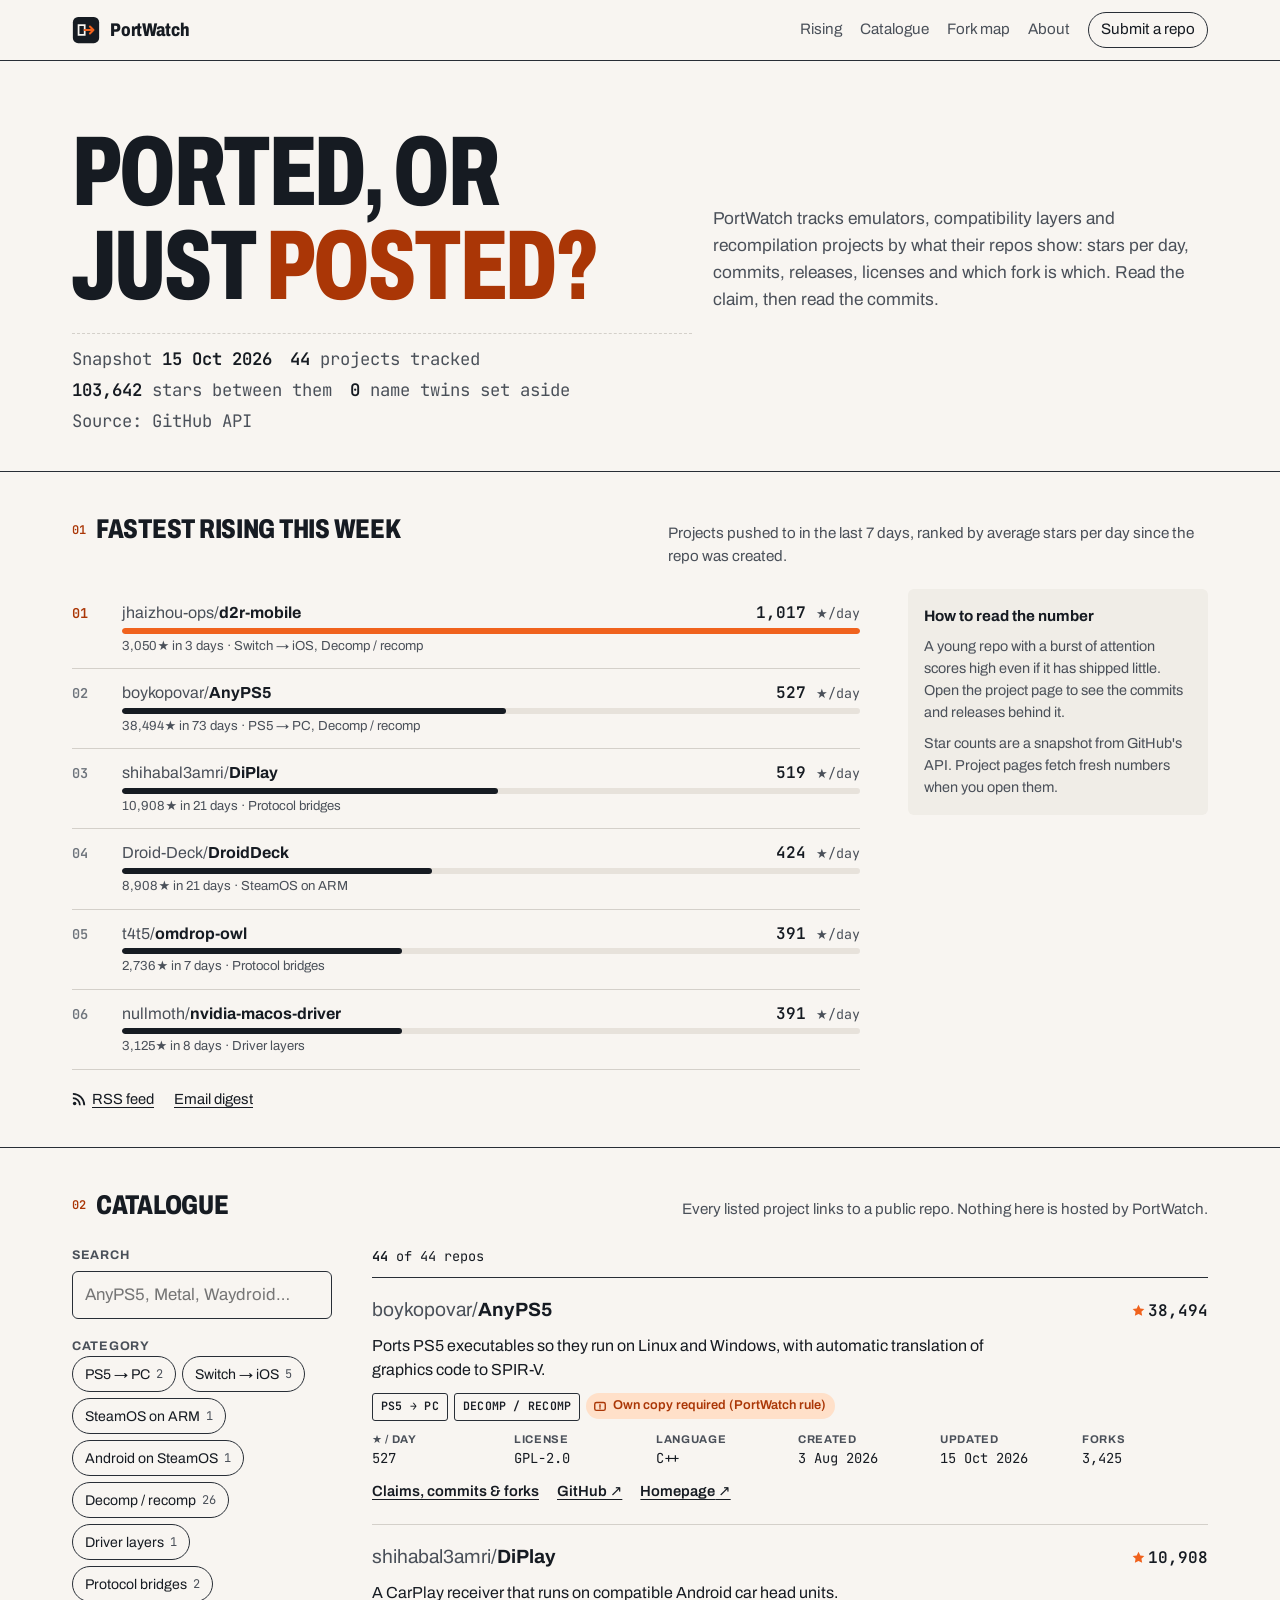
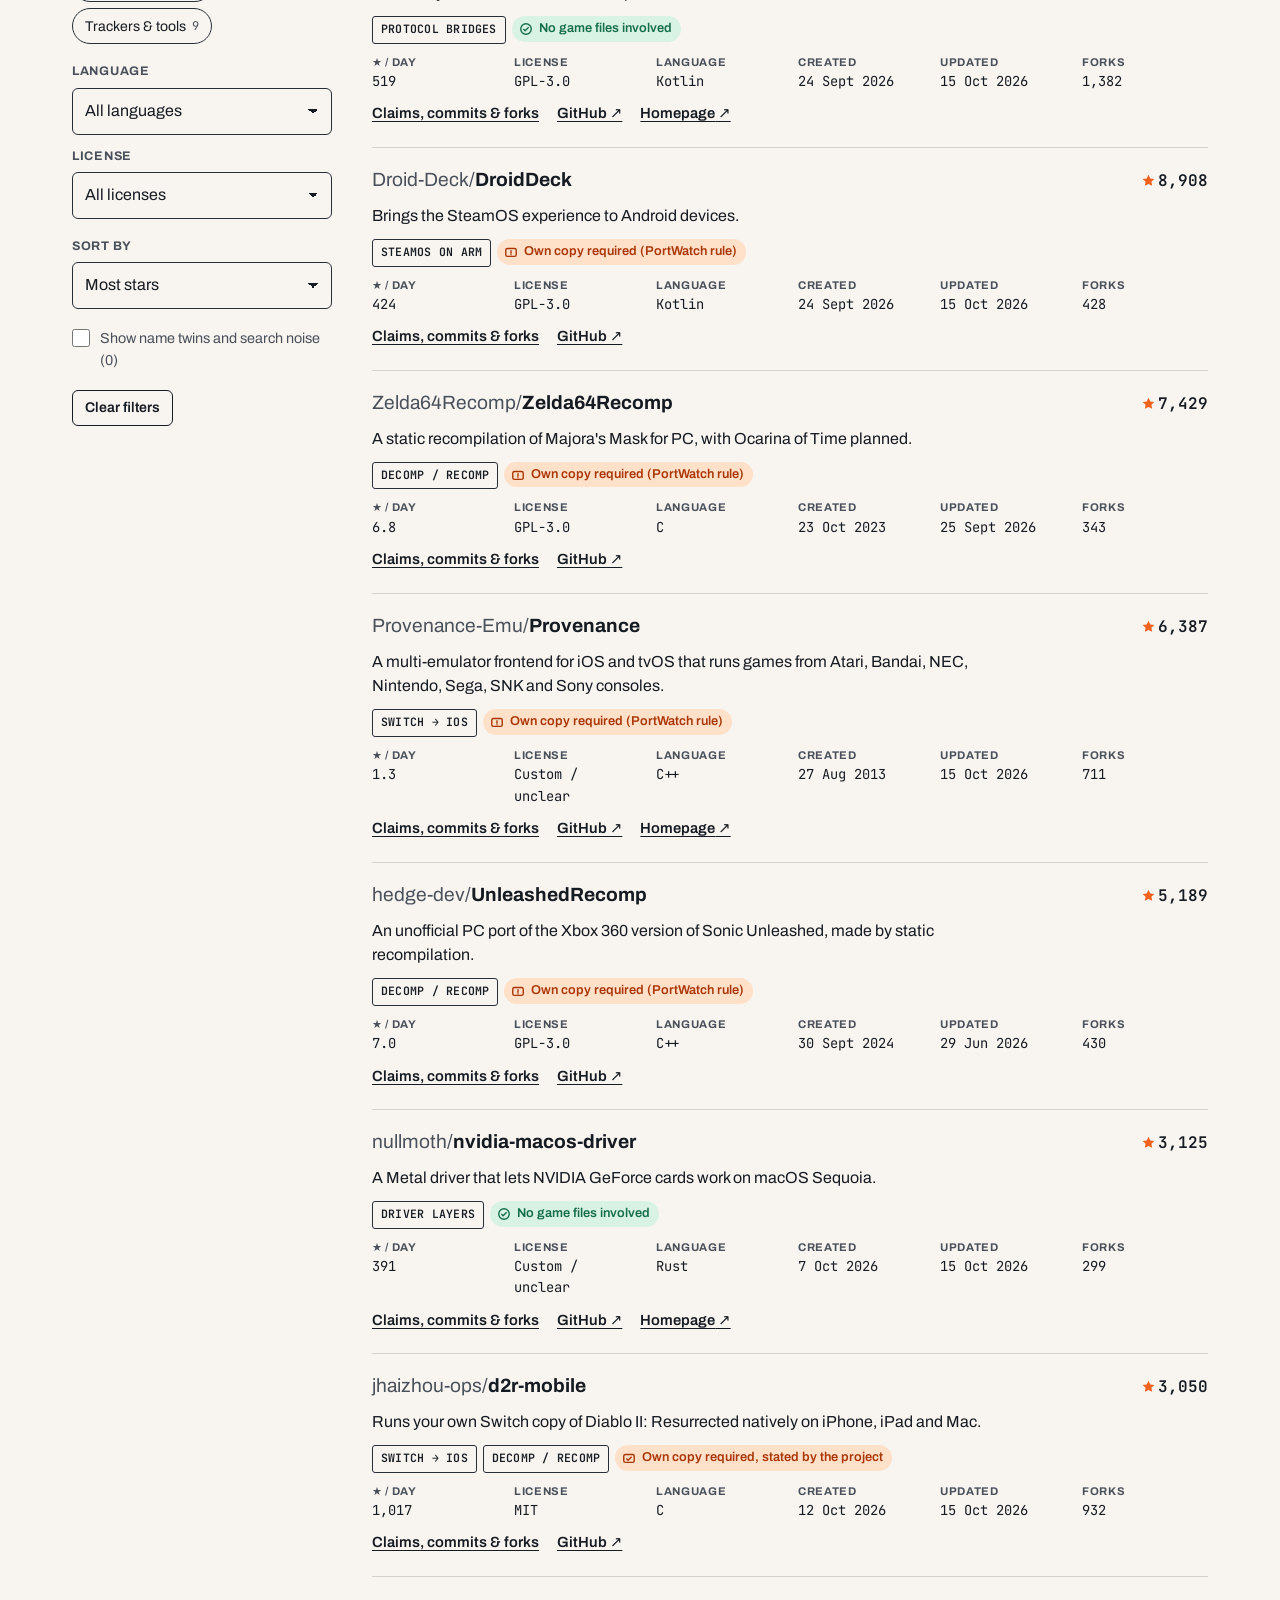
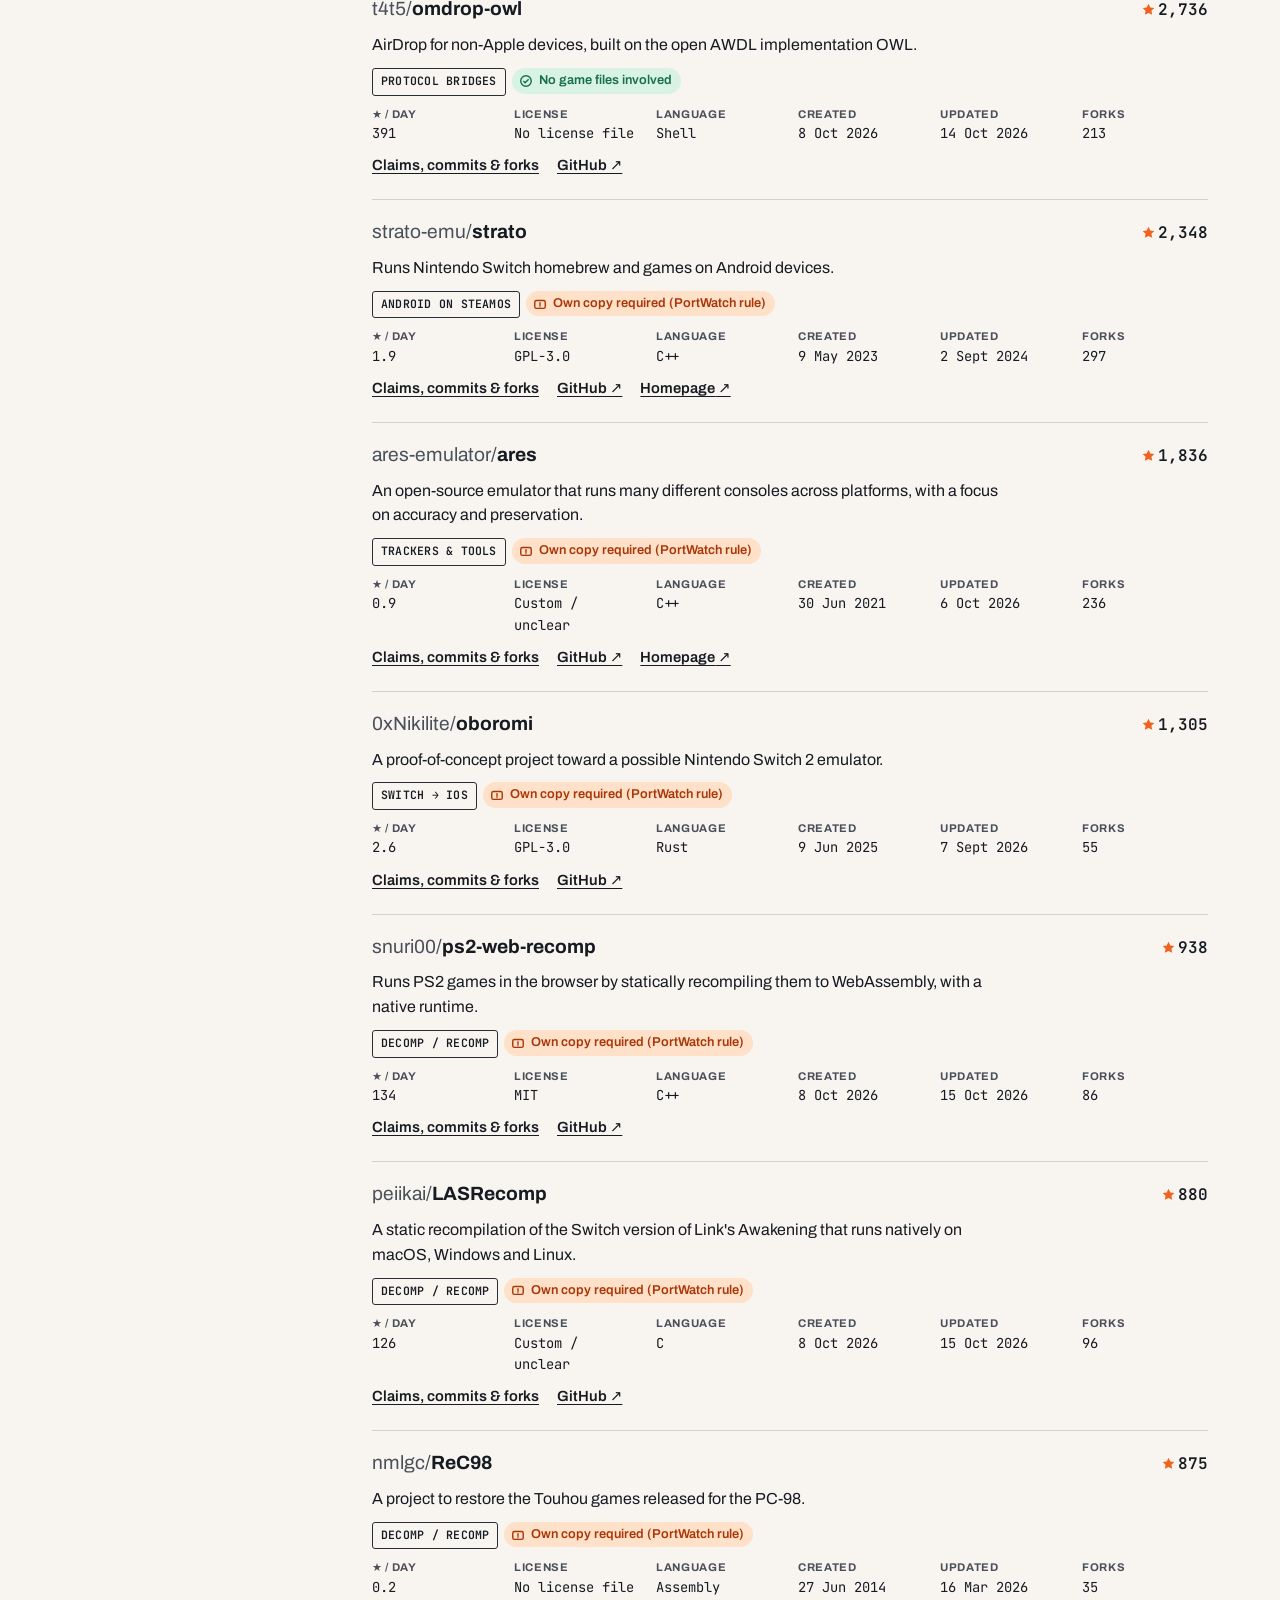
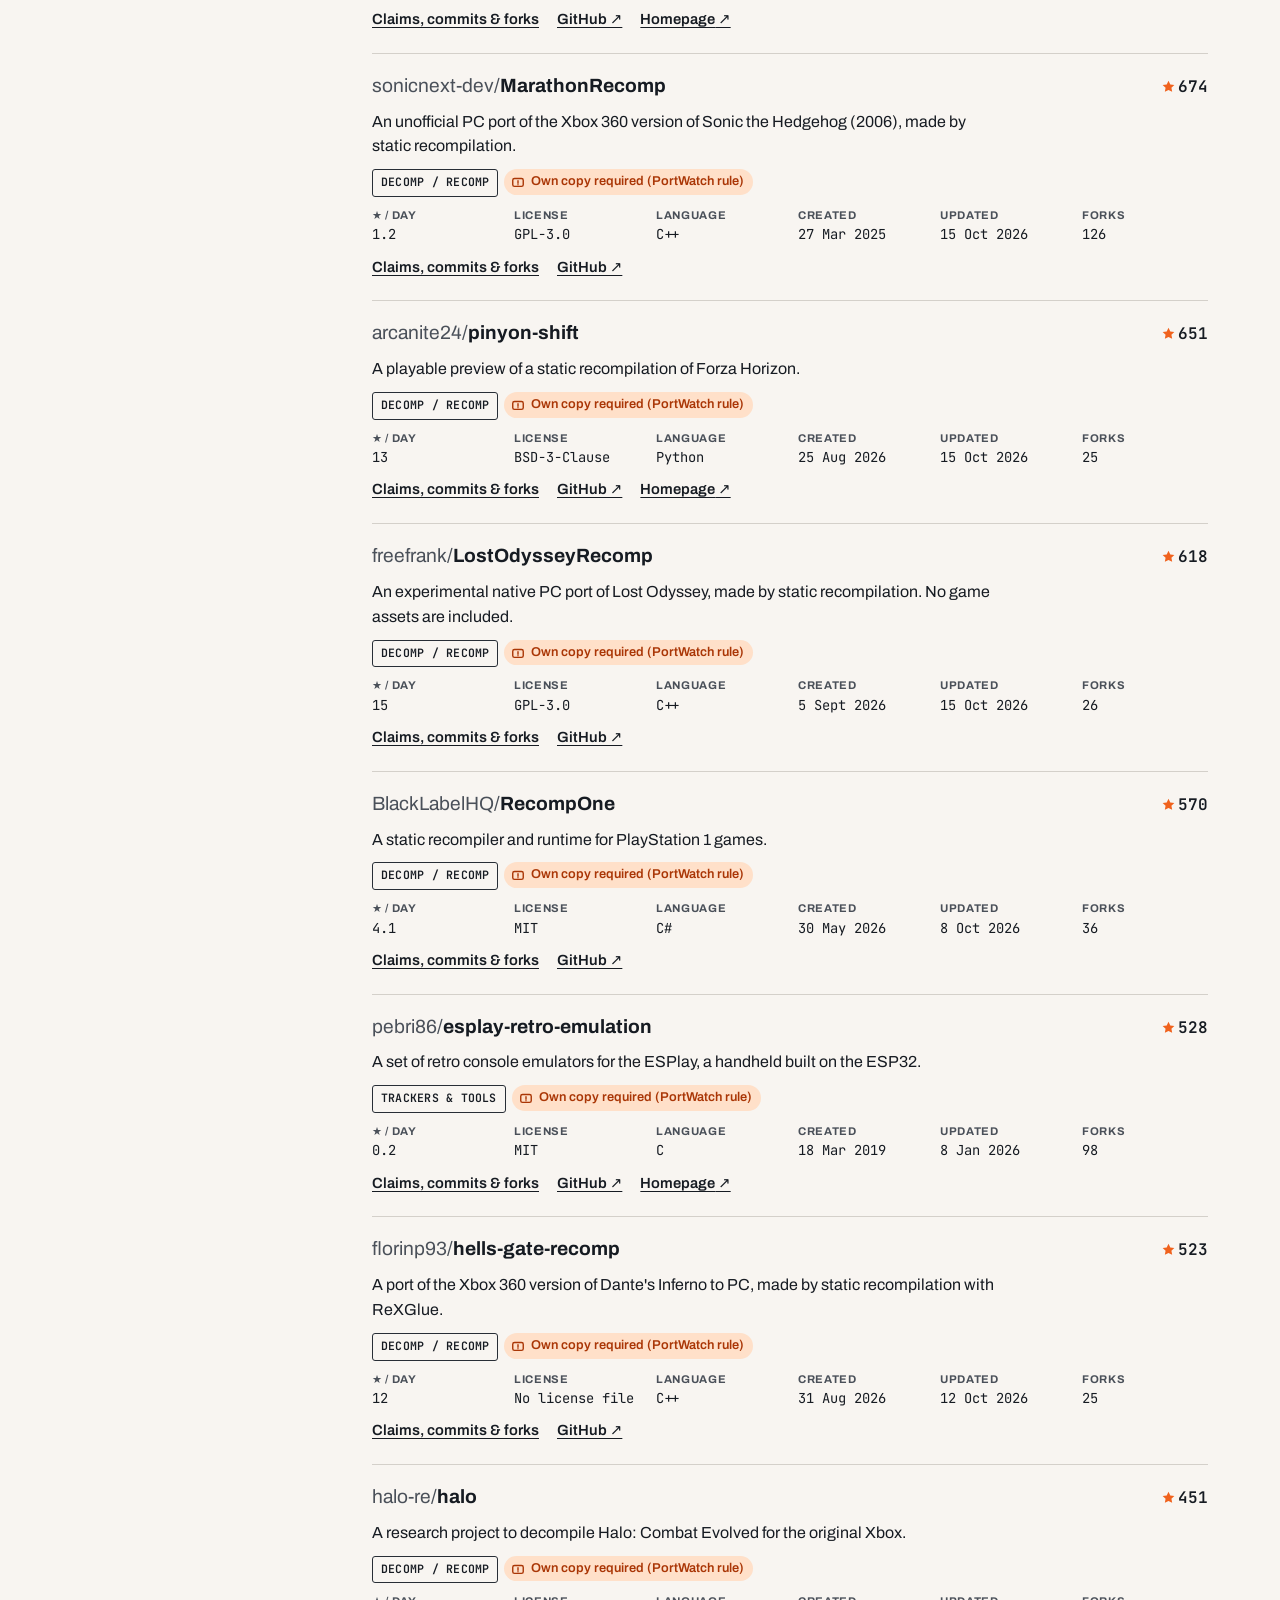
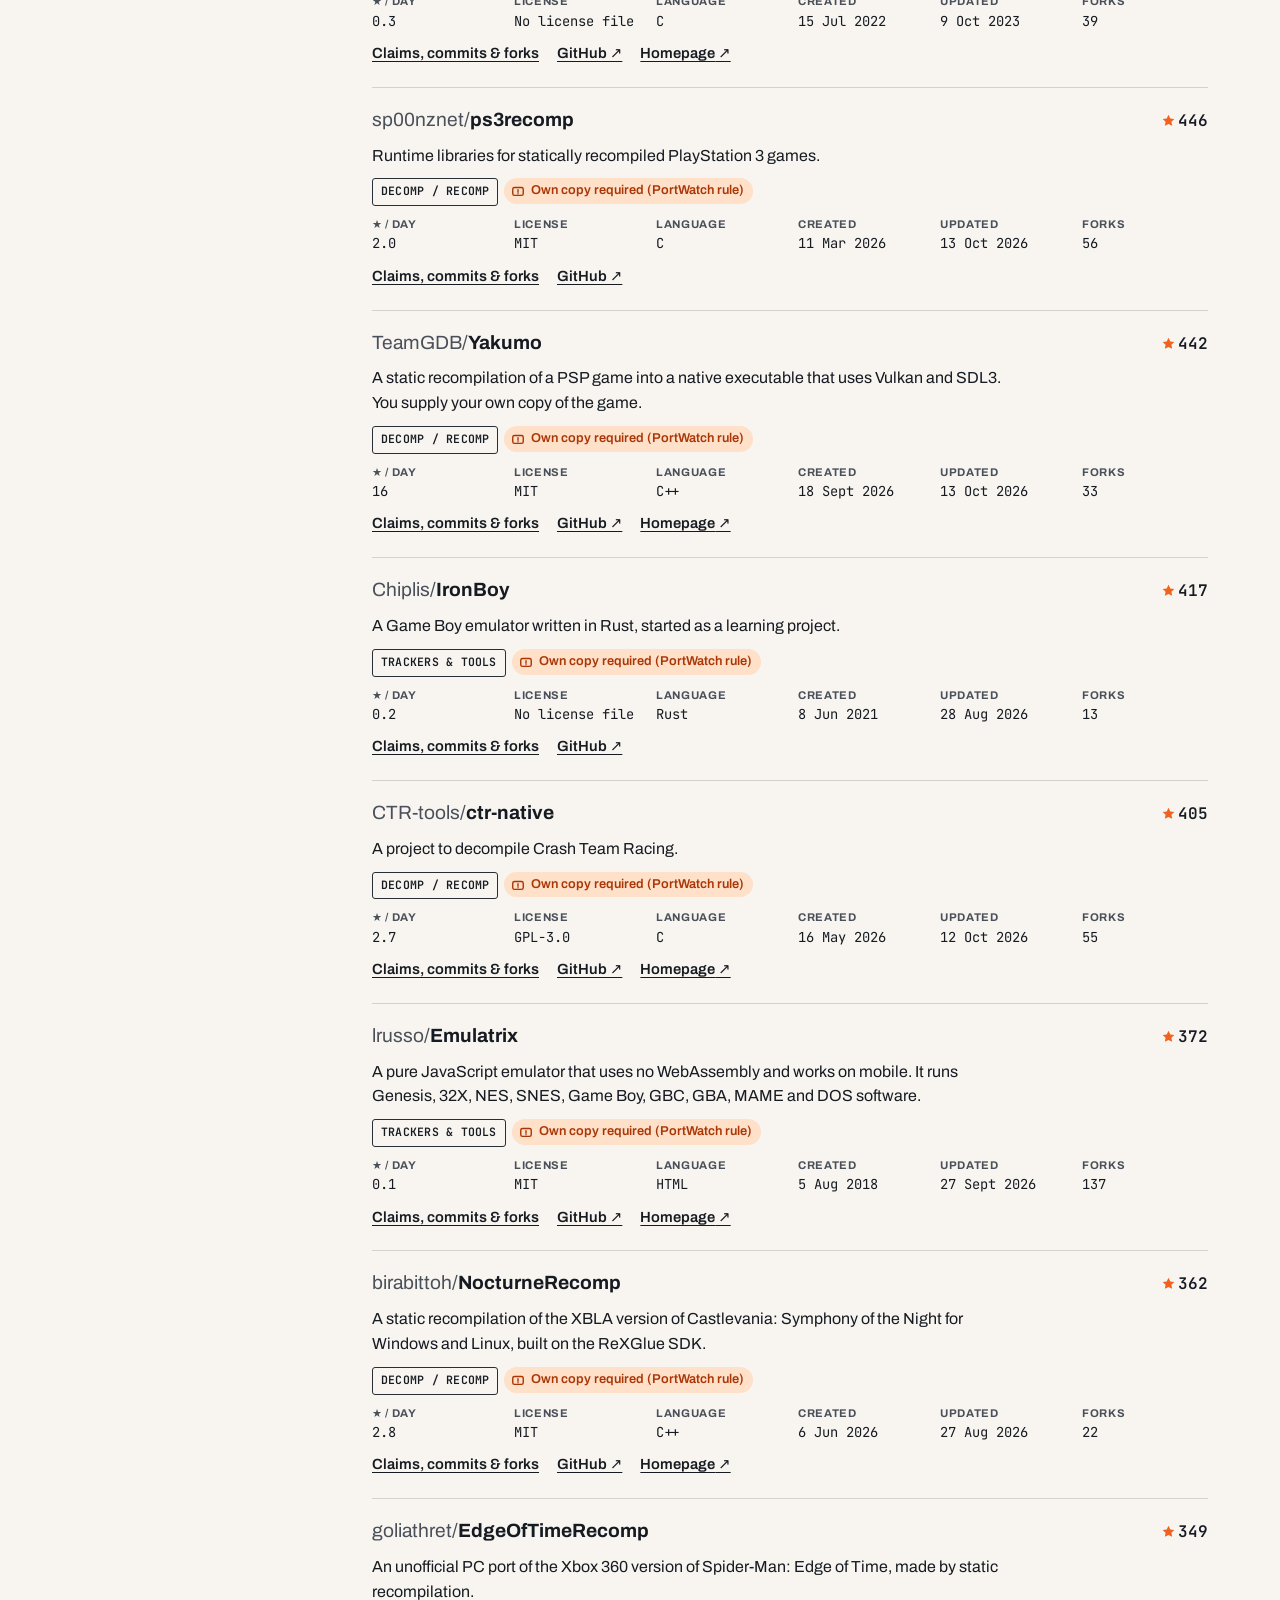
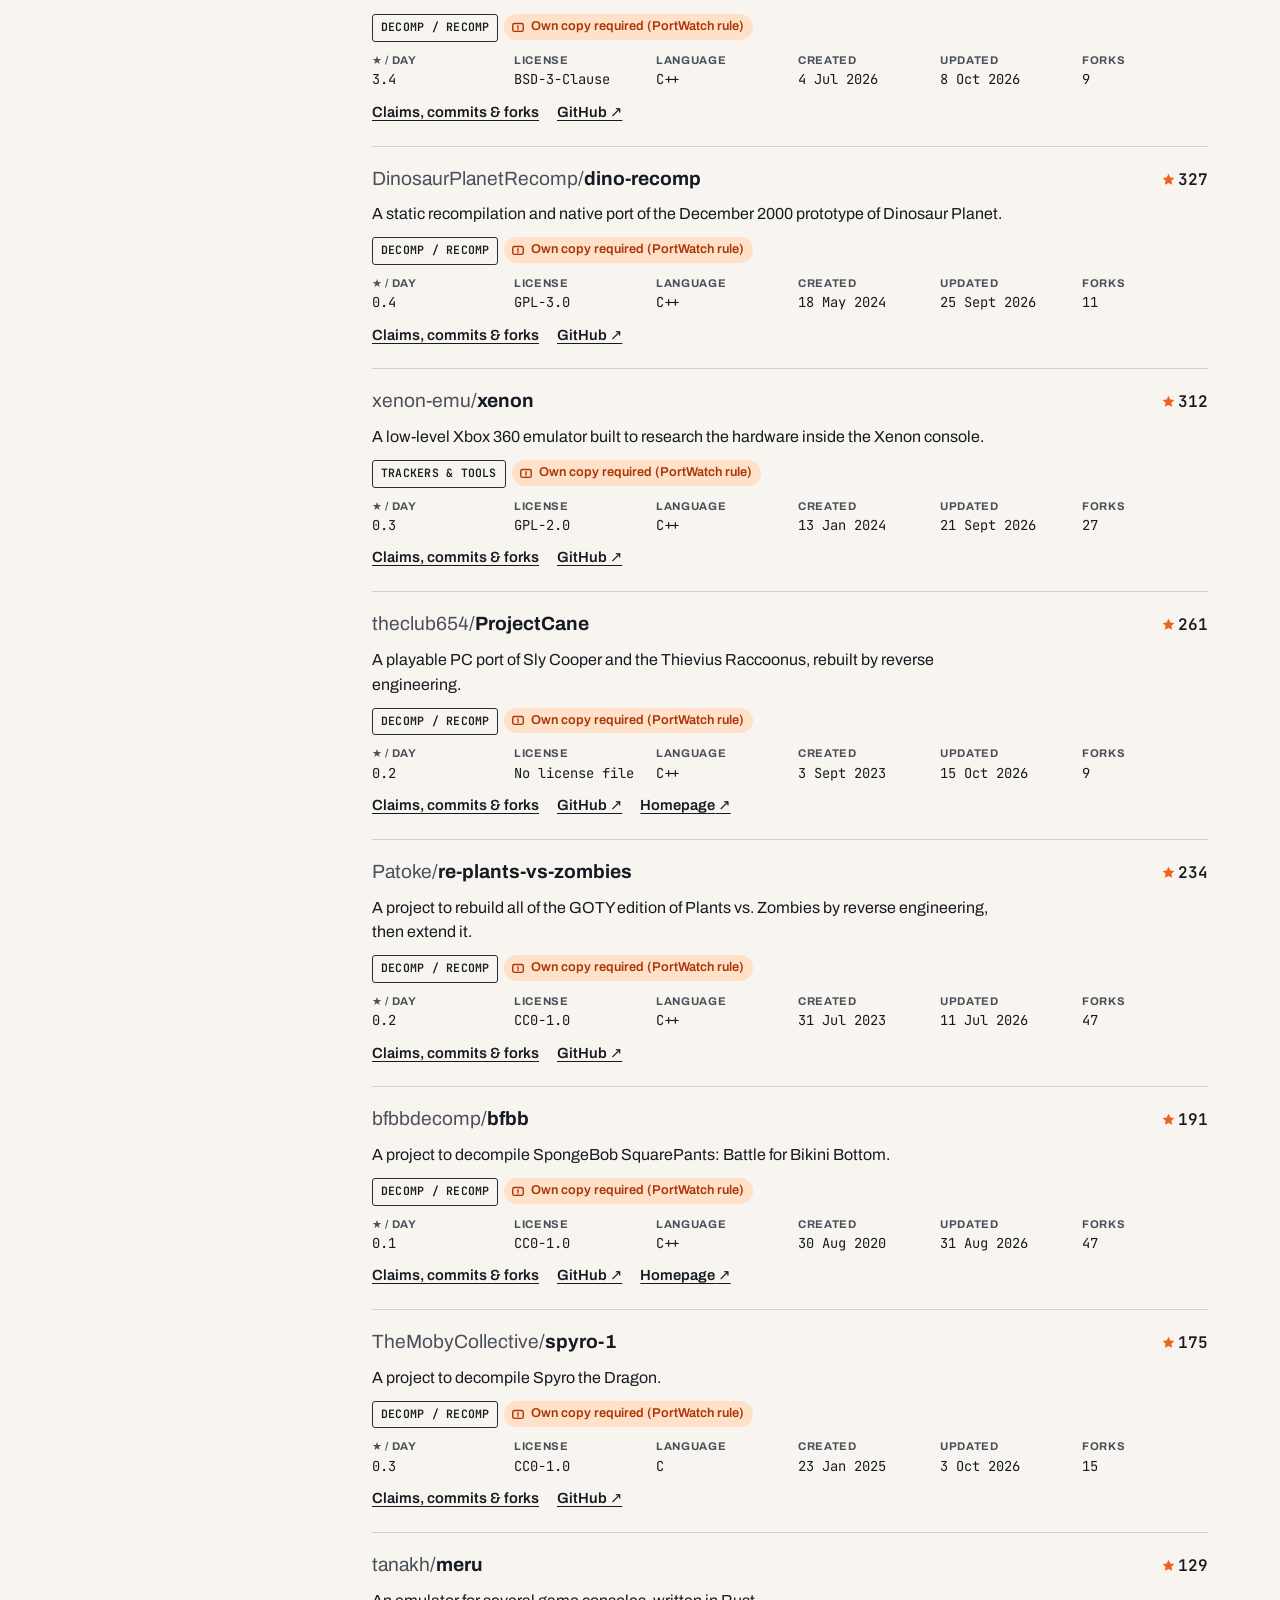
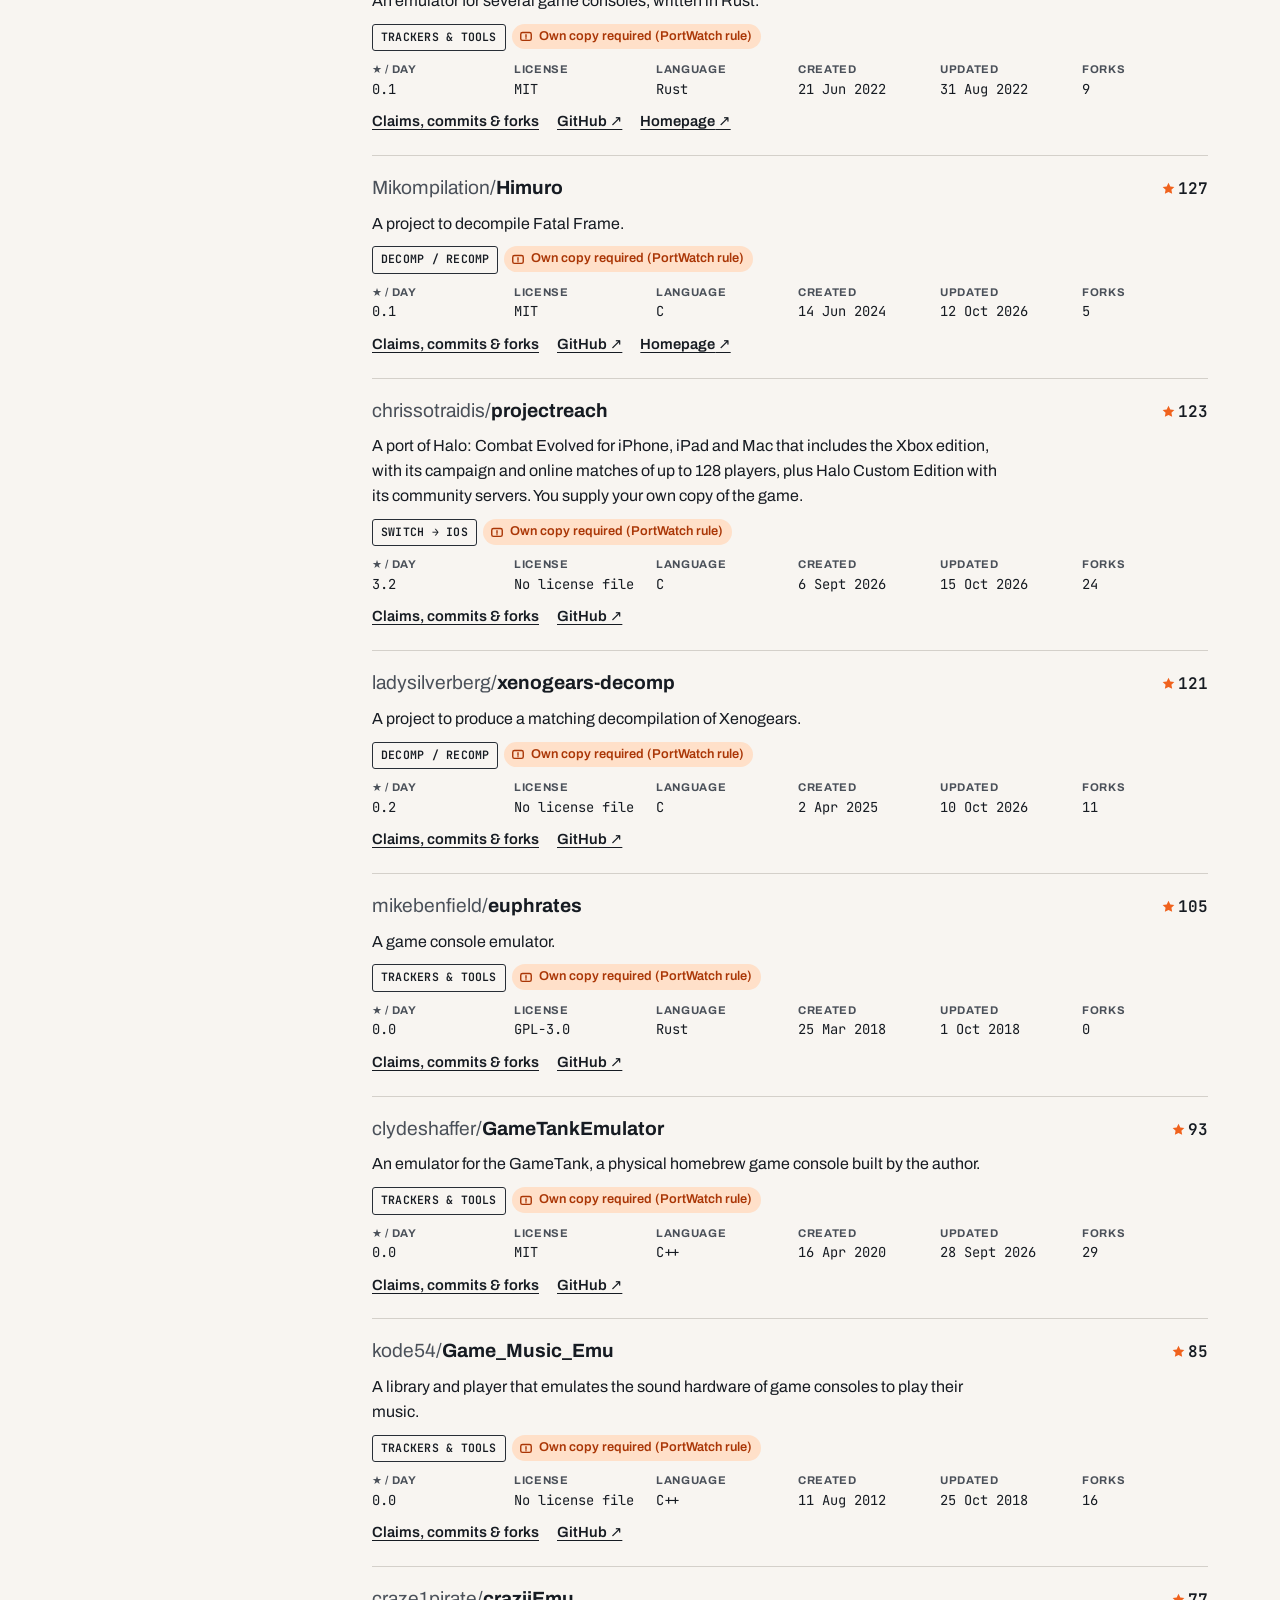
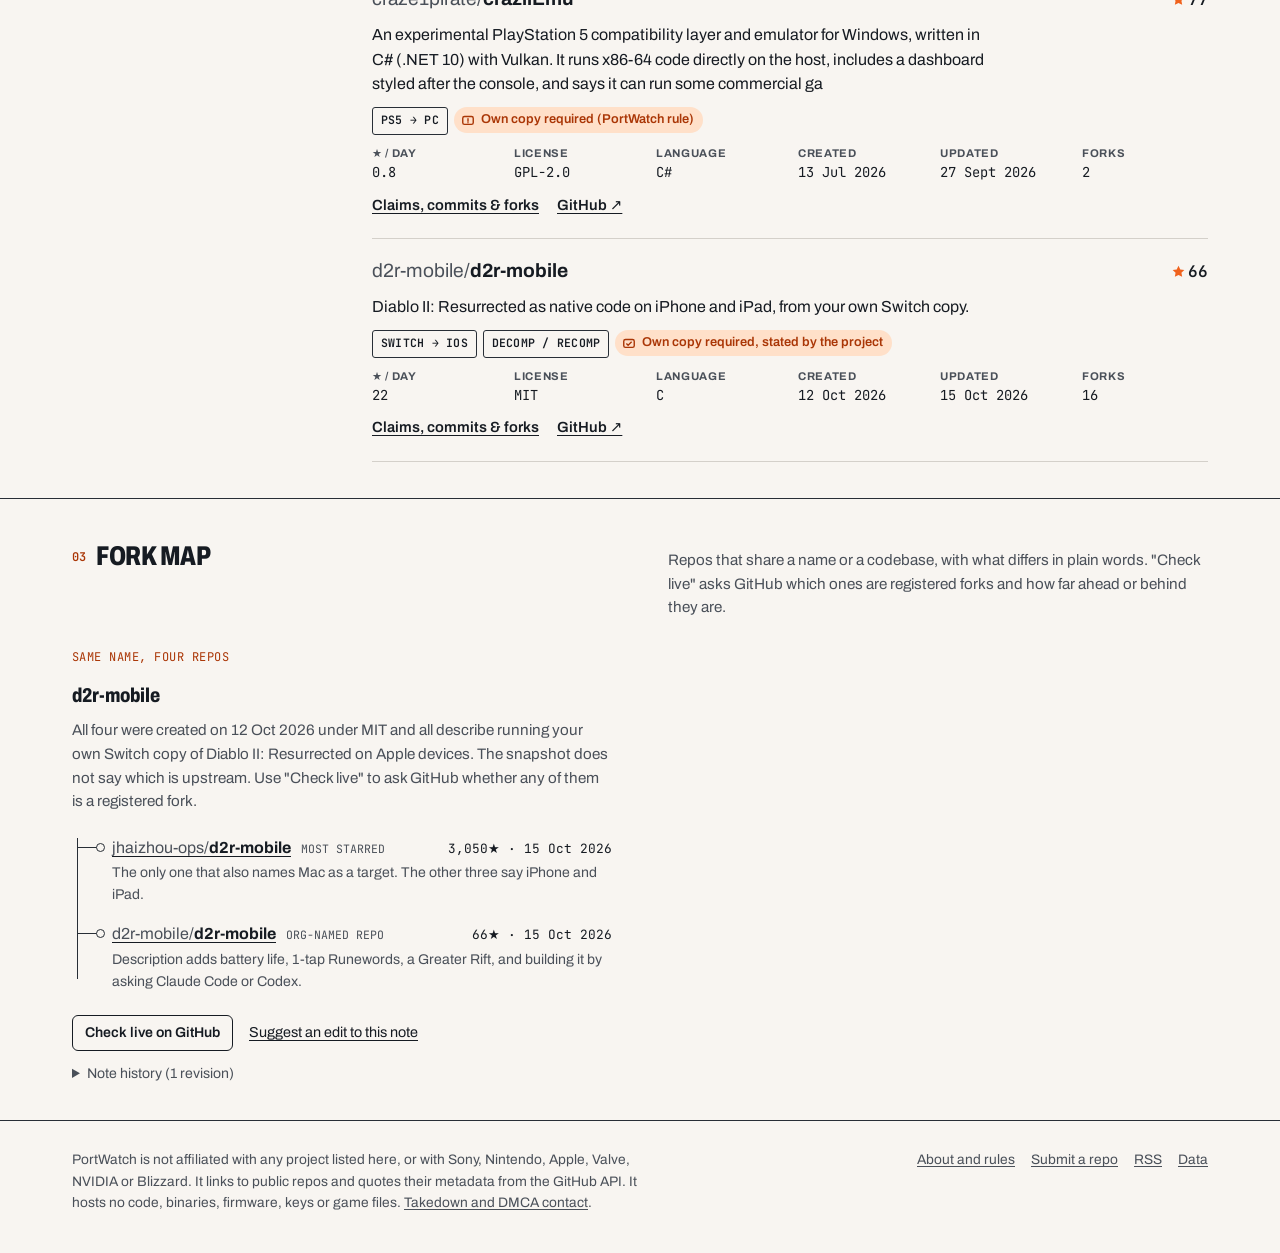
<file: index.html>
<!doctype html>
<html lang="en">
<head>
<meta charset="utf-8">
<meta name="viewport" content="width=device-width, initial-scale=1">
<title>PortWatch: emulators and compatibility layers, checked against their commits</title>
<meta name="description" content="A live catalogue of open-source compatibility layers, emulators and recompilation projects: stars per day, last commit, last release, license, fork map and the project's own claims, all from public GitHub data.">
<meta property="og:type" content="website">
<meta property="og:site_name" content="PortWatch">
<meta property="og:title" content="PortWatch: ported, or just posted?">
<meta property="og:description" content="Check viral porting claims against what the repos have actually shipped. Stars per day, releases, licenses and which fork is which.">
<meta name="twitter:card" content="summary">
<meta name="theme-color" content="#f6f3ec" media="(prefers-color-scheme: light)">
<meta name="theme-color" content="#1c2029" media="(prefers-color-scheme: dark)">
<link rel="icon" href="favicon.svg" type="image/svg+xml">
<link rel="alternate" type="application/rss+xml" title="PortWatch" href="feed.xml">
<link rel="preconnect" href="https://fonts.googleapis.com">
<link rel="preconnect" href="https://fonts.gstatic.com" crossorigin>
<link rel="stylesheet" href="https://fonts.googleapis.com/css2?family=Archivo:wdth,wght@62..125,400..800&family=JetBrains+Mono:wght@400;600&display=swap">
<link rel="stylesheet" href="styles.css">
<link rel="preload" href="data.json" as="fetch" crossorigin>
<script type="application/ld+json">
{"@context":"https://schema.org","@type":"WebSite","name":"PortWatch","description":"A tracker for open-source compatibility layers, emulators and recompilation projects, built from public GitHub metadata.","inLanguage":"en"}
</script>
<script src="app.js" defer></script>
</head>
<body data-page="index">
<a class="skip" href="#main">Skip to content</a>
<header class="site-head">
  <div class="wrap">
    <a class="brand" href="index.html" aria-label="PortWatch home">
      <svg viewBox="0 0 32 32" aria-hidden="true"><rect x="1" y="1" width="30" height="30" rx="6" fill="currentColor"/><path d="M7.5 10.5h7v11h-7z" fill="none" style="stroke:var(--paper)" stroke-width="2"/><path d="M14.5 16h10m-4-4 4 4-4 4" style="stroke:var(--signal)" stroke-width="2.4" fill="none" stroke-linecap="round" stroke-linejoin="round"/></svg>
      PortWatch
    </a>
    <nav class="site-nav" aria-label="Main">
      <ul>
        <li><a href="#rising">Rising</a></li>
        <li><a href="#catalogue">Catalogue</a></li>
        <li><a href="#forks">Fork map</a></li>
        <li><a href="about.html">About</a></li>
        <li><a class="nav-cta" href="submit.html">Submit a repo</a></li>
      </ul>
    </nav>
  </div>
</header>

<main id="main">
  <div class="wrap">
    <section class="lede" aria-labelledby="lede-title">
      <h1 id="lede-title">Ported, or just <em>posted?</em></h1>
      <p>PortWatch tracks emulators, compatibility layers and recompilation projects by what their repos show: stars per day, commits, releases, licenses and which fork is which. Read the claim, then read the commits.</p>
      <p class="manifest-line" id="manifest-line" aria-live="polite"><span>Loading the catalogue…</span></p>
    </section>
  </div>

  <section class="section" id="rising" aria-labelledby="rising-title">
    <div class="wrap">
      <div class="section-head">
        <h2 id="rising-title"><span class="tag">01</span>Fastest rising this week</h2>
        <p>Projects pushed to in the last 7 days, ranked by average stars per day since the repo was created.</p>
      </div>
      <div class="rising-grid">
        <div>
          <ol class="rising" id="rising-list"><li class="skeleton" aria-hidden="true"></li></ol>
          <div class="feeds">
            <a href="feed.xml"><svg viewBox="0 0 16 16" aria-hidden="true"><circle cx="3" cy="13" r="2" fill="currentColor"/><path d="M1 7a8 8 0 0 1 8 8M1 2a13 13 0 0 1 13 13" fill="none" stroke="currentColor" stroke-width="2"/></svg>RSS feed</a>
            <a href="about.html#digest">Email digest</a>
          </div>
        </div>
        <aside class="aside-note" aria-labelledby="method-title">
          <h3 id="method-title">How to read the number</h3>
          <p>A young repo with a burst of attention scores high even if it has shipped little. Open the project page to see the commits and releases behind it.</p>
          <p>Star counts are a snapshot from GitHub's API. Project pages fetch fresh numbers when you open them.</p>
        </aside>
      </div>
    </div>
  </section>

  <section class="section" id="catalogue" aria-labelledby="cat-title">
    <div class="wrap">
      <div class="section-head">
        <h2 id="cat-title"><span class="tag">02</span>Catalogue</h2>
        <p>Every listed project links to a public repo. Nothing here is hosted by PortWatch.</p>
      </div>
      <noscript>
        <p class="noscript">The catalogue needs JavaScript to filter and sort. Without it you can read the raw list in <a href="data.json">data.json</a> or follow the <a href="feed.xml">RSS feed</a>.</p>
      </noscript>
      <div class="catalogue-layout">
        <form class="filters" id="filters" role="search" aria-label="Filter the catalogue">
          <div class="field search-field">
            <label for="q">Search</label>
            <input type="search" id="q" name="q" placeholder="AnyPS5, Metal, Waydroid…" autocomplete="off" spellcheck="false">
          </div>
          <fieldset>
            <legend>Category</legend>
            <div class="chips" id="cat-chips"></div>
          </fieldset>
          <div class="row-2">
            <div class="field">
              <label for="lang">Language</label>
              <select id="lang" name="lang"><option value="">All languages</option></select>
            </div>
            <div class="field">
              <label for="lic">License</label>
              <select id="lic" name="lic"><option value="">All licenses</option></select>
            </div>
          </div>
          <div class="field">
            <label for="sort">Sort by</label>
            <select id="sort" name="sort">
              <option value="stars">Most stars</option>
              <option value="rate">Stars per day</option>
              <option value="newest">Newest repo</option>
              <option value="pushed">Recently updated</option>
              <option value="name">Name (A to Z)</option>
            </select>
          </div>
          <label class="toggle"><input type="checkbox" id="twins" name="twins"> <span id="twins-label">Show name twins and search noise</span></label>
          <div><button type="reset" class="btn ghost small" id="reset">Clear filters</button></div>
        </form>

        <div>
          <div class="result-bar">
            <p class="result-count" id="result-count" aria-live="polite">Loading…</p>
          </div>
          <ul class="ledger" id="results" aria-label="Projects"><li class="skeleton" aria-hidden="true"></li><li class="skeleton" aria-hidden="true"></li></ul>
          <div class="empty" id="empty" hidden>
            <h3>Nothing matches those filters</h3>
            <p id="empty-why">Try fewer categories, or clear the search.</p>
            <p><button type="button" class="btn ghost small" id="empty-reset">Clear filters</button> <a href="submit.html" style="margin-left:12px">Know a repo we're missing?</a></p>
          </div>
        </div>
      </div>
    </div>
  </section>

  <section class="section" id="forks" aria-labelledby="forks-title">
    <div class="wrap">
      <div class="section-head">
        <h2 id="forks-title"><span class="tag">03</span>Fork map</h2>
        <p>Repos that share a name or a codebase, with what differs in plain words. "Check live" asks GitHub which ones are registered forks and how far ahead or behind they are.</p>
      </div>
      <div class="families" id="family-list"><div class="skeleton" aria-hidden="true"></div></div>
    </div>
  </section>
</main>

<footer class="site-foot">
  <div class="wrap">
    <p>PortWatch is not affiliated with any project listed here, or with Sony, Nintendo, Apple, Valve, NVIDIA or Blizzard. It links to public repos and quotes their metadata from the GitHub API. It hosts no code, binaries, firmware, keys or game files. <a href="about.html#takedown">Takedown and DMCA contact</a>.</p>
    <ul>
      <li><a href="about.html">About and rules</a></li>
      <li><a href="submit.html">Submit a repo</a></li>
      <li><a href="feed.xml">RSS</a></li>
      <li><a href="data.json">Data</a></li>
    </ul>
  </div>
</footer>
</body>
</html>
</file>
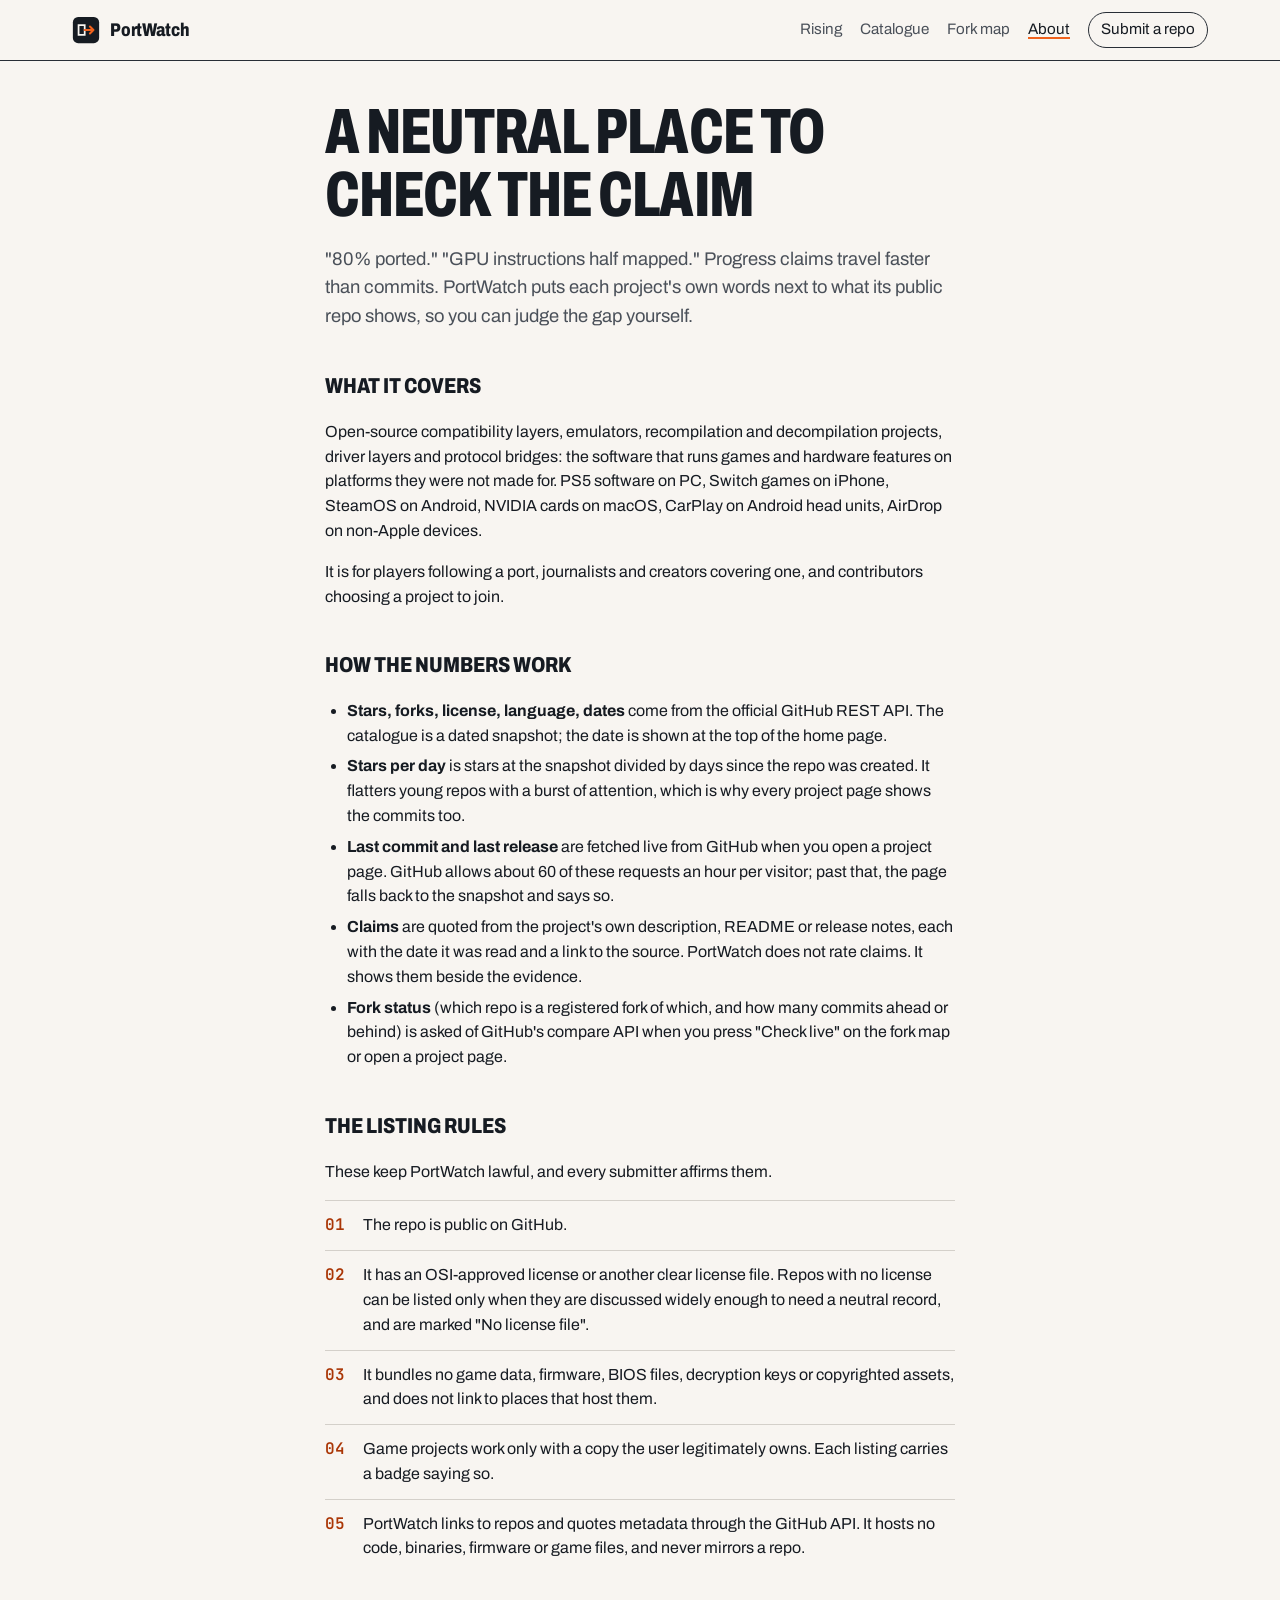
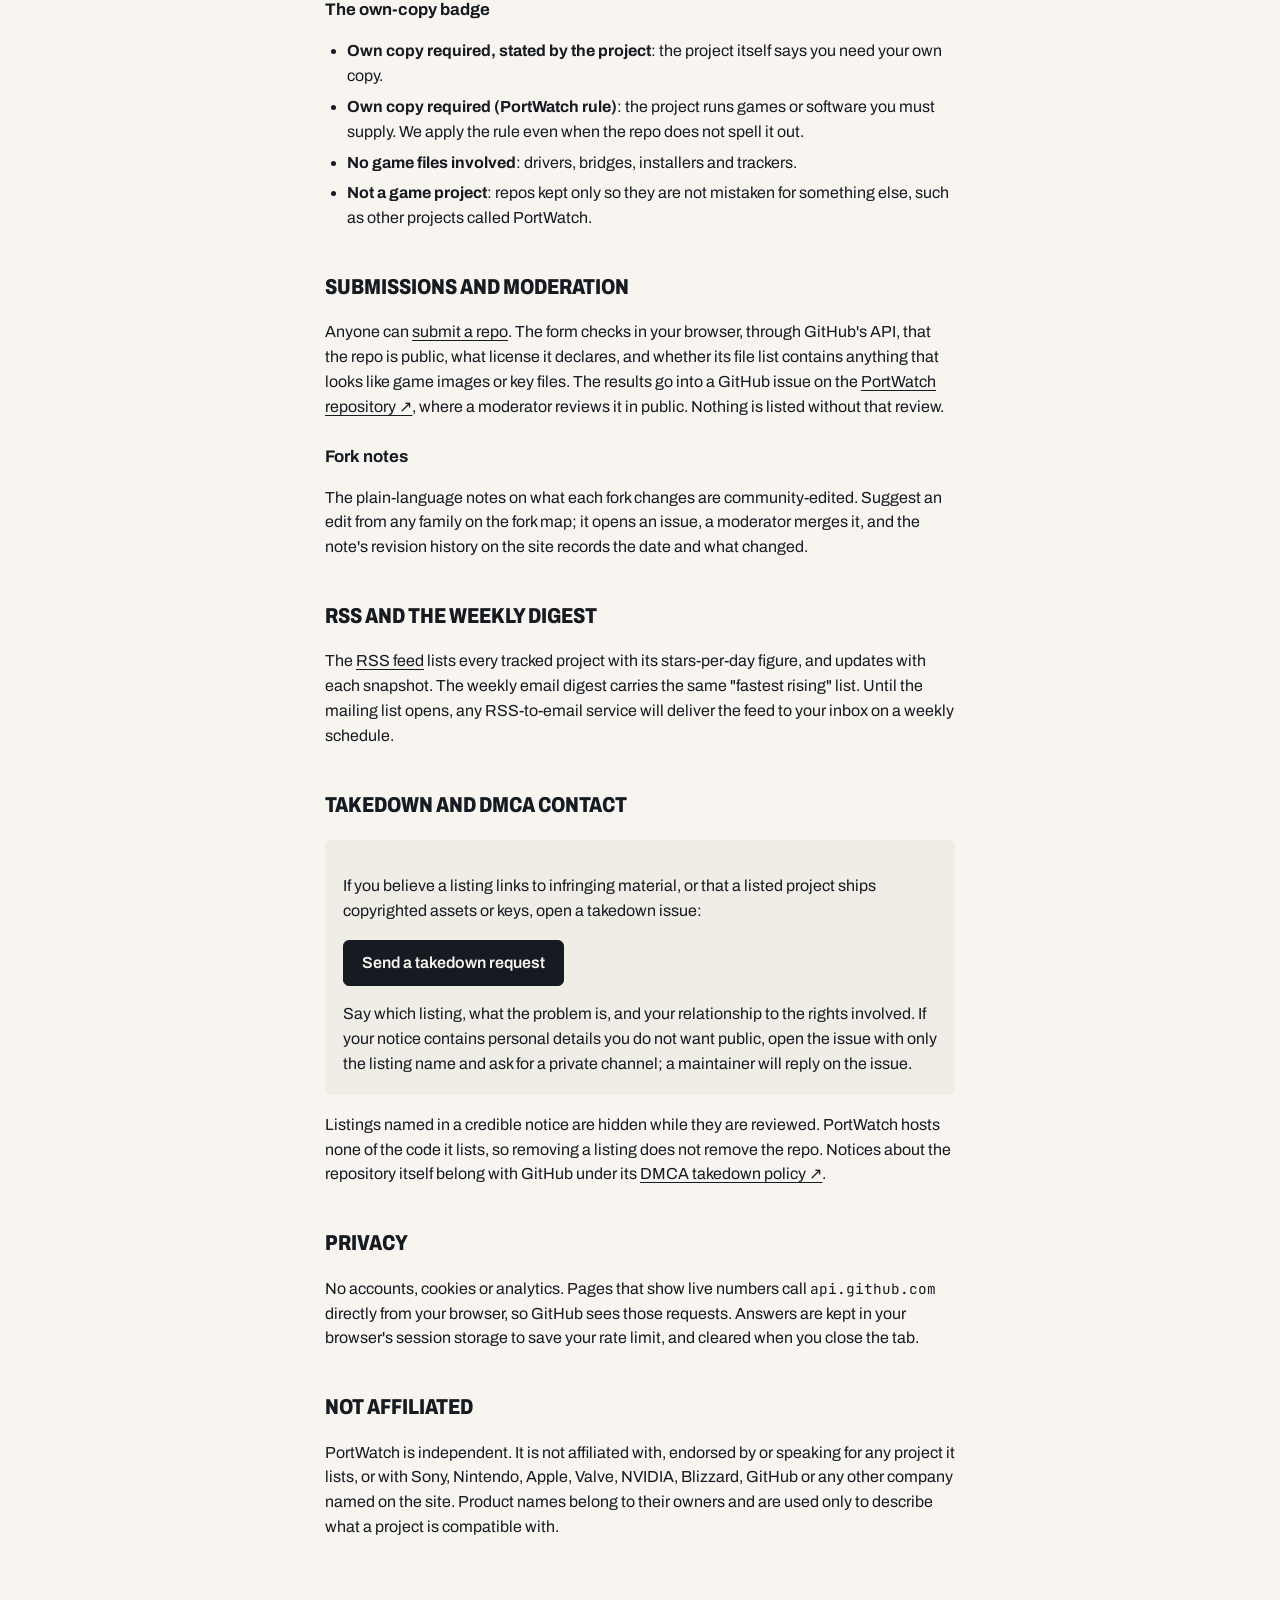
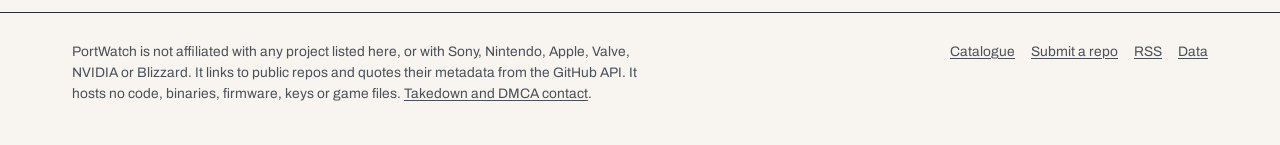
<file: about.html>
<!doctype html>
<html lang="en">
<head>
<meta charset="utf-8">
<meta name="viewport" content="width=device-width, initial-scale=1">
<title>About, rules and takedowns · PortWatch</title>
<meta name="description" content="What PortWatch is, how its numbers are worked out, the listing rules that keep it lawful, how moderation and fork notes work, and how to send a takedown or DMCA notice.">
<meta property="og:type" content="website">
<meta property="og:site_name" content="PortWatch">
<meta property="og:title" content="About PortWatch: the rules and the takedown policy">
<meta property="og:description" content="Public repos only, metadata only, no game files. How listings are checked and how to ask for removal.">
<meta name="twitter:card" content="summary">
<link rel="icon" href="favicon.svg" type="image/svg+xml">
<link rel="alternate" type="application/rss+xml" title="PortWatch" href="feed.xml">
<link rel="preconnect" href="https://fonts.googleapis.com">
<link rel="preconnect" href="https://fonts.gstatic.com" crossorigin>
<link rel="stylesheet" href="https://fonts.googleapis.com/css2?family=Archivo:wdth,wght@62..125,400..800&family=JetBrains+Mono:wght@400;600&display=swap">
<link rel="stylesheet" href="styles.css">
</head>
<body data-page="about">
<a class="skip" href="#main">Skip to content</a>
<header class="site-head">
  <div class="wrap">
    <a class="brand" href="index.html" aria-label="PortWatch home">
      <svg viewBox="0 0 32 32" aria-hidden="true"><rect x="1" y="1" width="30" height="30" rx="6" fill="currentColor"/><path d="M7.5 10.5h7v11h-7z" fill="none" style="stroke:var(--paper)" stroke-width="2"/><path d="M14.5 16h10m-4-4 4 4-4 4" style="stroke:var(--signal)" stroke-width="2.4" fill="none" stroke-linecap="round" stroke-linejoin="round"/></svg>
      PortWatch
    </a>
    <nav class="site-nav" aria-label="Main">
      <ul>
        <li><a href="index.html#rising">Rising</a></li>
        <li><a href="index.html#catalogue">Catalogue</a></li>
        <li><a href="index.html#forks">Fork map</a></li>
        <li><a href="about.html" aria-current="page">About</a></li>
        <li><a class="nav-cta" href="submit.html">Submit a repo</a></li>
      </ul>
    </nav>
  </div>
</header>

<main id="main">
  <article class="wrap prose">
    <h1>A neutral place to check the claim</h1>
    <p class="intro">"80% ported." "GPU instructions half mapped." Progress claims travel faster than commits. PortWatch puts each project's own words next to what its public repo shows, so you can judge the gap yourself.</p>

    <h2 id="what">What it covers</h2>
    <p>Open-source compatibility layers, emulators, recompilation and decompilation projects, driver layers and protocol bridges: the software that runs games and hardware features on platforms they were not made for. PS5 software on PC, Switch games on iPhone, SteamOS on Android, NVIDIA cards on macOS, CarPlay on Android head units, AirDrop on non-Apple devices.</p>
    <p>It is for players following a port, journalists and creators covering one, and contributors choosing a project to join.</p>

    <h2 id="numbers">How the numbers work</h2>
    <ul>
      <li><strong>Stars, forks, license, language, dates</strong> come from the official GitHub REST API. The catalogue is a dated snapshot; the date is shown at the top of the home page.</li>
      <li><strong>Stars per day</strong> is stars at the snapshot divided by days since the repo was created. It flatters young repos with a burst of attention, which is why every project page shows the commits too.</li>
      <li><strong>Last commit and last release</strong> are fetched live from GitHub when you open a project page. GitHub allows about 60 of these requests an hour per visitor; past that, the page falls back to the snapshot and says so.</li>
      <li><strong>Claims</strong> are quoted from the project's own description, README or release notes, each with the date it was read and a link to the source. PortWatch does not rate claims. It shows them beside the evidence.</li>
      <li><strong>Fork status</strong> (which repo is a registered fork of which, and how many commits ahead or behind) is asked of GitHub's compare API when you press "Check live" on the fork map or open a project page.</li>
    </ul>

    <h2 id="rules">The listing rules</h2>
    <p>These keep PortWatch lawful, and every submitter affirms them.</p>
    <ol class="rules">
      <li>The repo is public on GitHub.</li>
      <li>It has an OSI-approved license or another clear license file. Repos with no license can be listed only when they are discussed widely enough to need a neutral record, and are marked "No license file".</li>
      <li>It bundles no game data, firmware, BIOS files, decryption keys or copyrighted assets, and does not link to places that host them.</li>
      <li>Game projects work only with a copy the user legitimately owns. Each listing carries a badge saying so.</li>
      <li>PortWatch links to repos and quotes metadata through the GitHub API. It hosts no code, binaries, firmware or game files, and never mirrors a repo.</li>
    </ol>

    <h3 id="badges">The own-copy badge</h3>
    <ul>
      <li><strong>Own copy required, stated by the project</strong>: the project itself says you need your own copy.</li>
      <li><strong>Own copy required (PortWatch rule)</strong>: the project runs games or software you must supply. We apply the rule even when the repo does not spell it out.</li>
      <li><strong>No game files involved</strong>: drivers, bridges, installers and trackers.</li>
      <li><strong>Not a game project</strong>: repos kept only so they are not mistaken for something else, such as other projects called PortWatch.</li>
    </ul>

    <h2 id="moderation">Submissions and moderation</h2>
    <p>Anyone can <a href="submit.html">submit a repo</a>. The form checks in your browser, through GitHub's API, that the repo is public, what license it declares, and whether its file list contains anything that looks like game images or key files. The results go into a GitHub issue on the <a class="ext" href="https://github.com/dudemurphytronnn/portwatch">PortWatch repository</a>, where a moderator reviews it in public. Nothing is listed without that review.</p>

    <h3 id="fork-notes">Fork notes</h3>
    <p>The plain-language notes on what each fork changes are community-edited. Suggest an edit from any family on the fork map; it opens an issue, a moderator merges it, and the note's revision history on the site records the date and what changed.</p>

    <h2 id="digest">RSS and the weekly digest</h2>
    <p>The <a href="feed.xml">RSS feed</a> lists every tracked project with its stars-per-day figure, and updates with each snapshot. The weekly email digest carries the same "fastest rising" list. Until the mailing list opens, any RSS-to-email service will deliver the feed to your inbox on a weekly schedule.</p>

    <h2 id="takedown">Takedown and DMCA contact</h2>
    <div class="callout">
      <p>If you believe a listing links to infringing material, or that a listed project ships copyrighted assets or keys, open a takedown issue:</p>
      <p><a class="btn" href="https://github.com/dudemurphytronnn/portwatch/issues/new?labels=takedown&amp;title=Takedown%20request%3A%20">Send a takedown request</a></p>
      <p>Say which listing, what the problem is, and your relationship to the rights involved. If your notice contains personal details you do not want public, open the issue with only the listing name and ask for a private channel; a maintainer will reply on the issue.</p>
    </div>
    <p>Listings named in a credible notice are hidden while they are reviewed. PortWatch hosts none of the code it lists, so removing a listing does not remove the repo. Notices about the repository itself belong with GitHub under its <a class="ext" href="https://docs.github.com/en/site-policy/content-removal-policies/dmca-takedown-policy">DMCA takedown policy</a>.</p>

    <h2 id="privacy">Privacy</h2>
    <p>No accounts, cookies or analytics. Pages that show live numbers call <code>api.github.com</code> directly from your browser, so GitHub sees those requests. Answers are kept in your browser's session storage to save your rate limit, and cleared when you close the tab.</p>

    <h2 id="affiliation">Not affiliated</h2>
    <p>PortWatch is independent. It is not affiliated with, endorsed by or speaking for any project it lists, or with Sony, Nintendo, Apple, Valve, NVIDIA, Blizzard, GitHub or any other company named on the site. Product names belong to their owners and are used only to describe what a project is compatible with.</p>
  </article>
</main>

<footer class="site-foot">
  <div class="wrap">
    <p>PortWatch is not affiliated with any project listed here, or with Sony, Nintendo, Apple, Valve, NVIDIA or Blizzard. It links to public repos and quotes their metadata from the GitHub API. It hosts no code, binaries, firmware, keys or game files. <a href="about.html#takedown">Takedown and DMCA contact</a>.</p>
    <ul>
      <li><a href="index.html">Catalogue</a></li>
      <li><a href="submit.html">Submit a repo</a></li>
      <li><a href="feed.xml">RSS</a></li>
      <li><a href="data.json">Data</a></li>
    </ul>
  </div>
</footer>
</body>
</html>
</file>
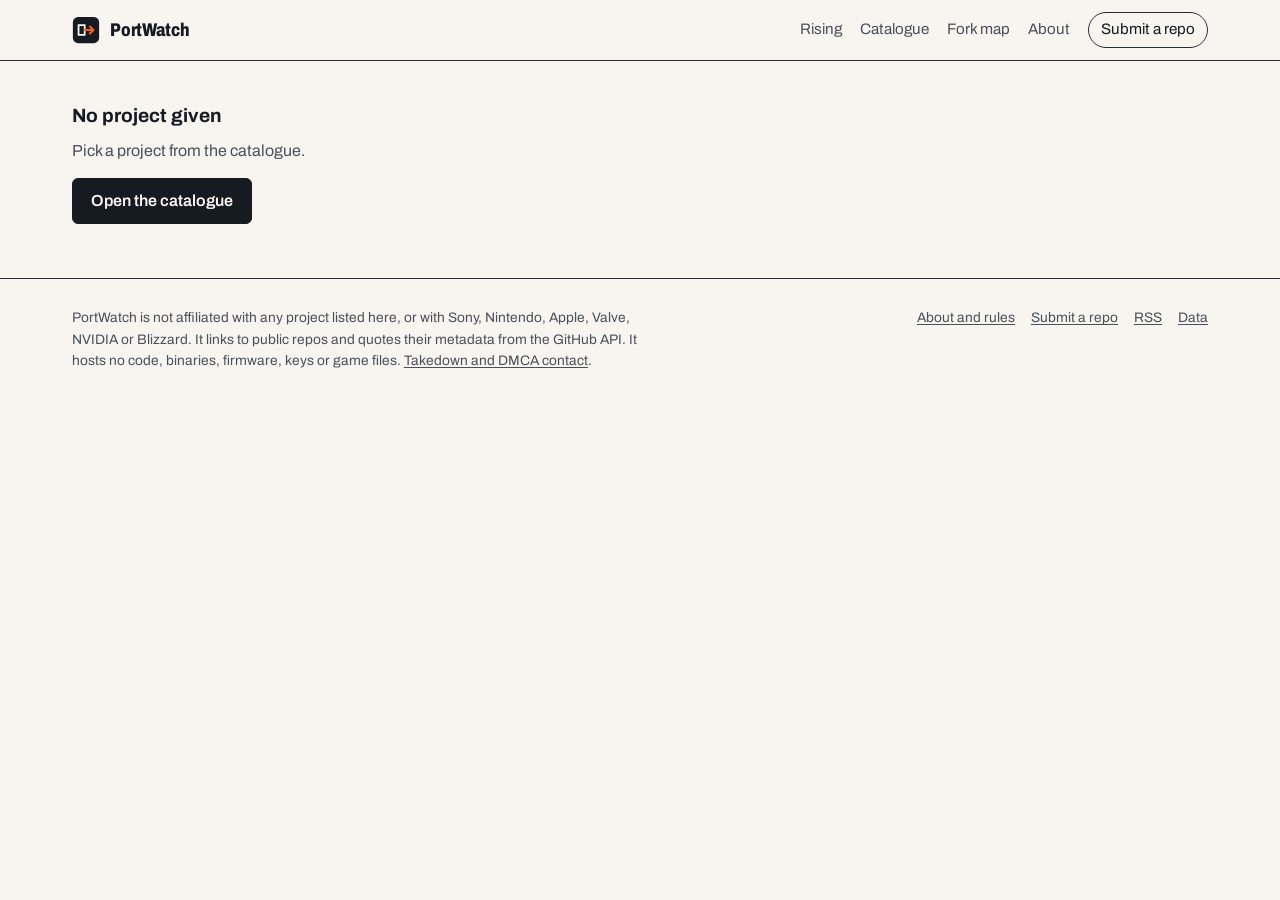
<file: project.html>
<!doctype html>
<html lang="en">
<head>
<meta charset="utf-8">
<meta name="viewport" content="width=device-width, initial-scale=1">
<title>Project · PortWatch</title>
<meta name="description" content="One project on PortWatch: stars per day, last commit, last release, license, platforms, its own claims with dates, and the commits behind them.">
<meta property="og:type" content="website">
<meta property="og:site_name" content="PortWatch">
<meta property="og:title" content="PortWatch project page">
<meta property="og:description" content="A project's claims, dated, next to the commits and releases behind them.">
<meta name="twitter:card" content="summary">
<link rel="icon" href="favicon.svg" type="image/svg+xml">
<link rel="alternate" type="application/rss+xml" title="PortWatch" href="feed.xml">
<link rel="preconnect" href="https://fonts.googleapis.com">
<link rel="preconnect" href="https://fonts.gstatic.com" crossorigin>
<link rel="stylesheet" href="https://fonts.googleapis.com/css2?family=Archivo:wdth,wght@62..125,400..800&family=JetBrains+Mono:wght@400;600&display=swap">
<link rel="stylesheet" href="styles.css">
<script src="app.js" defer></script>
</head>
<body data-page="project">
<a class="skip" href="#main">Skip to content</a>
<header class="site-head">
  <div class="wrap">
    <a class="brand" href="index.html" aria-label="PortWatch home">
      <svg viewBox="0 0 32 32" aria-hidden="true"><rect x="1" y="1" width="30" height="30" rx="6" fill="currentColor"/><path d="M7.5 10.5h7v11h-7z" fill="none" style="stroke:var(--paper)" stroke-width="2"/><path d="M14.5 16h10m-4-4 4 4-4 4" style="stroke:var(--signal)" stroke-width="2.4" fill="none" stroke-linecap="round" stroke-linejoin="round"/></svg>
      PortWatch
    </a>
    <nav class="site-nav" aria-label="Main">
      <ul>
        <li><a href="index.html#rising">Rising</a></li>
        <li><a href="index.html#catalogue">Catalogue</a></li>
        <li><a href="index.html#forks">Fork map</a></li>
        <li><a href="about.html">About</a></li>
        <li><a class="nav-cta" href="submit.html">Submit a repo</a></li>
      </ul>
    </nav>
  </div>
</header>

<main id="main">
  <div class="wrap" id="project">
    <p class="crumbs"><a href="index.html#catalogue">Catalogue</a></p>
    <noscript>
      <p class="noscript">Project pages are drawn from <a href="data.json">data.json</a> and the GitHub API, which needs JavaScript. The full list is in <a href="data.json">data.json</a>.</p>
    </noscript>
    <div class="skeleton" aria-hidden="true" style="height:200px"></div>
  </div>
</main>

<footer class="site-foot">
  <div class="wrap">
    <p>PortWatch is not affiliated with any project listed here, or with Sony, Nintendo, Apple, Valve, NVIDIA or Blizzard. It links to public repos and quotes their metadata from the GitHub API. It hosts no code, binaries, firmware, keys or game files. <a href="about.html#takedown">Takedown and DMCA contact</a>.</p>
    <ul>
      <li><a href="about.html">About and rules</a></li>
      <li><a href="submit.html">Submit a repo</a></li>
      <li><a href="feed.xml">RSS</a></li>
      <li><a href="data.json">Data</a></li>
    </ul>
  </div>
</footer>
</body>
</html>
</file>
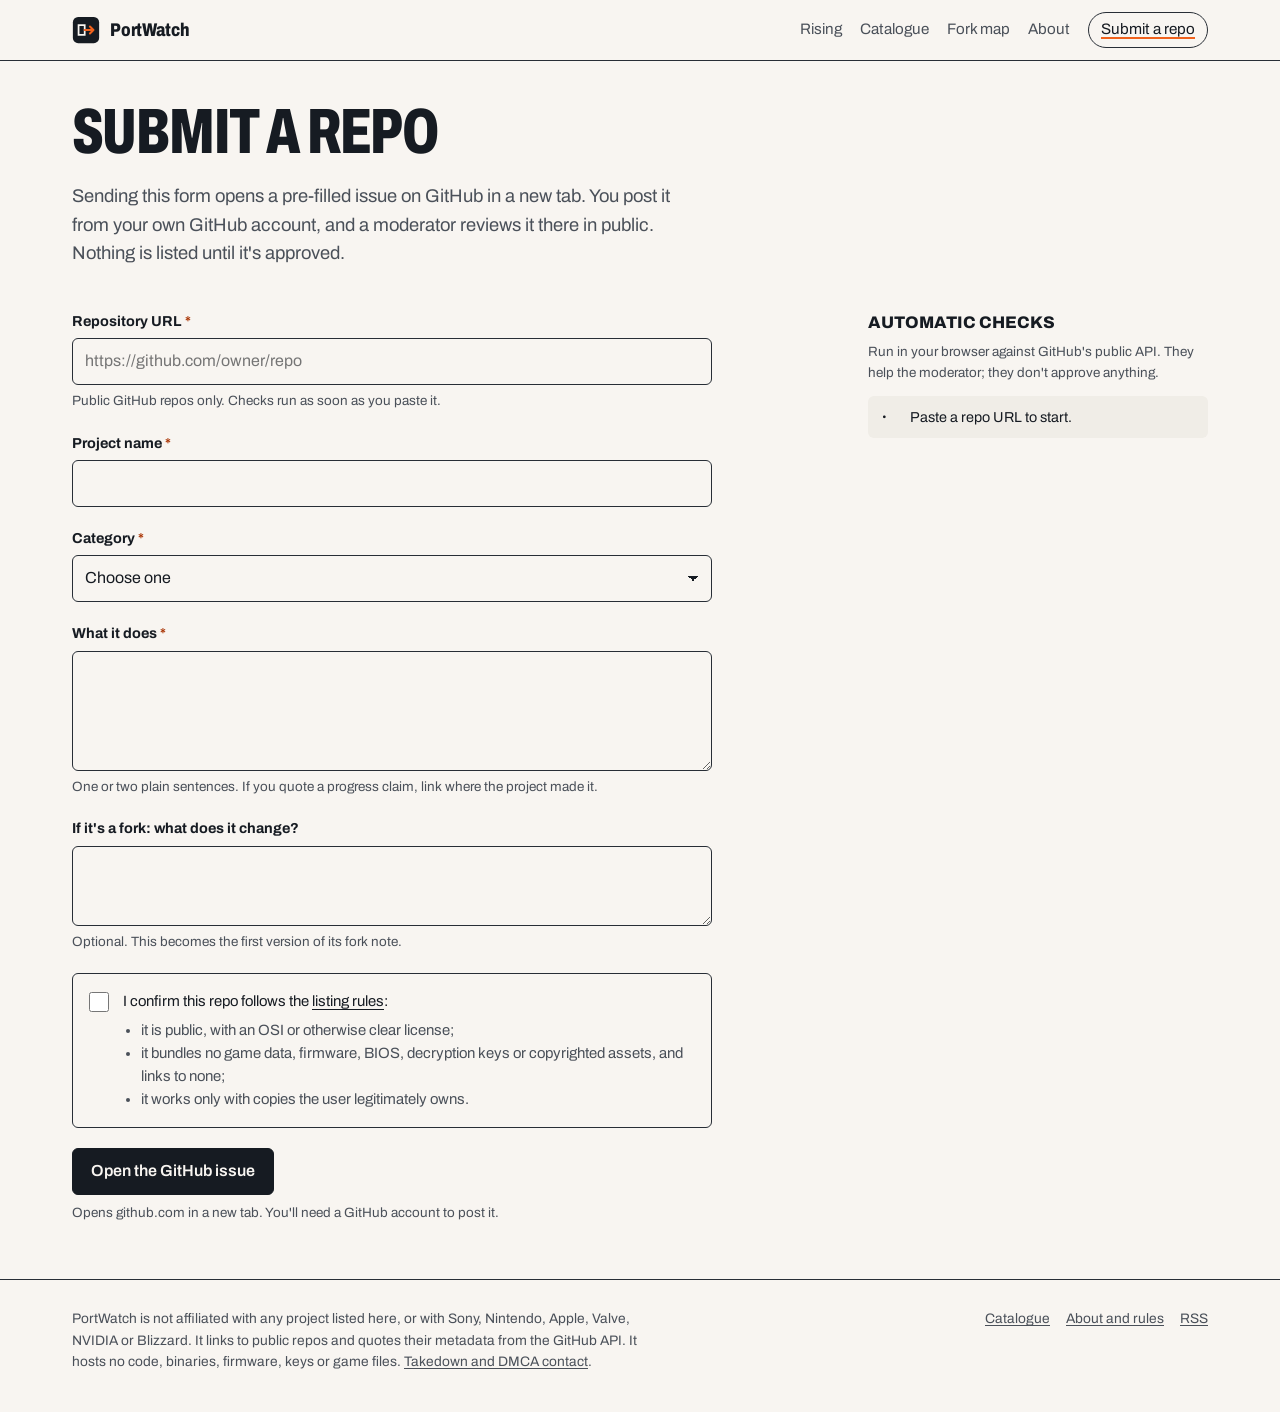
<file: submit.html>
<!doctype html>
<html lang="en">
<head>
<meta charset="utf-8">
<meta name="viewport" content="width=device-width, initial-scale=1">
<title>Submit a repo · PortWatch</title>
<meta name="description" content="Suggest an open-source emulator, compatibility layer or recompilation project for PortWatch. Your browser checks the repo, then a moderator reviews it in a public GitHub issue.">
<meta property="og:type" content="website">
<meta property="og:site_name" content="PortWatch">
<meta property="og:title" content="Submit a repo to PortWatch">
<meta property="og:description" content="Public repos with a clear license and no bundled game data. Checked automatically, approved by a moderator in public.">
<meta name="twitter:card" content="summary">
<link rel="icon" href="favicon.svg" type="image/svg+xml">
<link rel="preconnect" href="https://fonts.googleapis.com">
<link rel="preconnect" href="https://fonts.gstatic.com" crossorigin>
<link rel="stylesheet" href="https://fonts.googleapis.com/css2?family=Archivo:wdth,wght@62..125,400..800&family=JetBrains+Mono:wght@400;600&display=swap">
<link rel="stylesheet" href="styles.css">
<script src="app.js" defer></script>
</head>
<body data-page="submit">
<a class="skip" href="#main">Skip to content</a>
<header class="site-head">
  <div class="wrap">
    <a class="brand" href="index.html" aria-label="PortWatch home">
      <svg viewBox="0 0 32 32" aria-hidden="true"><rect x="1" y="1" width="30" height="30" rx="6" fill="currentColor"/><path d="M7.5 10.5h7v11h-7z" fill="none" style="stroke:var(--paper)" stroke-width="2"/><path d="M14.5 16h10m-4-4 4 4-4 4" style="stroke:var(--signal)" stroke-width="2.4" fill="none" stroke-linecap="round" stroke-linejoin="round"/></svg>
      PortWatch
    </a>
    <nav class="site-nav" aria-label="Main">
      <ul>
        <li><a href="index.html#rising">Rising</a></li>
        <li><a href="index.html#catalogue">Catalogue</a></li>
        <li><a href="index.html#forks">Fork map</a></li>
        <li><a href="about.html">About</a></li>
        <li><a class="nav-cta" href="submit.html" aria-current="page">Submit a repo</a></li>
      </ul>
    </nav>
  </div>
</header>

<main id="main">
  <div class="wrap">
    <div class="prose" style="padding-bottom:24px">
      <h1>Submit a repo</h1>
      <p class="intro">Sending this form opens a pre-filled issue on GitHub in a new tab. You post it from your own GitHub account, and a moderator reviews it there in public. Nothing is listed until it's approved.</p>
    </div>

    <div class="form-layout">
      <form class="form" id="submit-form" novalidate>
        <div class="field">
          <label for="f-url">Repository URL <span class="req" aria-hidden="true">*</span></label>
          <input type="url" id="f-url" name="url" required inputmode="url" autocomplete="off" spellcheck="false" placeholder="https://github.com/owner/repo" aria-describedby="f-url-hint f-url-err">
          <p class="hint" id="f-url-hint">Public GitHub repos only. Checks run as soon as you paste it.</p>
          <p class="err" id="f-url-err"></p>
        </div>
        <div class="field">
          <label for="f-name">Project name <span class="req" aria-hidden="true">*</span></label>
          <input type="text" id="f-name" name="name" required maxlength="80" autocomplete="off" aria-describedby="f-name-err">
          <p class="err" id="f-name-err"></p>
        </div>
        <div class="field">
          <label for="f-cat">Category <span class="req" aria-hidden="true">*</span></label>
          <select id="f-cat" name="category" required aria-describedby="f-cat-err">
            <option value="">Choose one</option>
            <option>PS5 → PC</option>
            <option>Switch → iOS</option>
            <option>SteamOS on ARM</option>
            <option>Android on SteamOS</option>
            <option>Decomp / recomp</option>
            <option>Driver layers</option>
            <option>Protocol bridges</option>
            <option>Trackers &amp; tools</option>
            <option>Something else</option>
          </select>
          <p class="err" id="f-cat-err"></p>
        </div>
        <div class="field">
          <label for="f-desc">What it does <span class="req" aria-hidden="true">*</span></label>
          <textarea id="f-desc" name="description" required maxlength="400" aria-describedby="f-desc-hint f-desc-err"></textarea>
          <p class="hint" id="f-desc-hint">One or two plain sentences. If you quote a progress claim, link where the project made it.</p>
          <p class="err" id="f-desc-err"></p>
        </div>
        <div class="field">
          <label for="f-fork">If it's a fork: what does it change?</label>
          <textarea id="f-fork" name="fork" maxlength="400" style="min-height:80px" aria-describedby="f-fork-hint"></textarea>
          <p class="hint" id="f-fork-hint">Optional. This becomes the first version of its fork note.</p>
        </div>

        <div class="affirm">
          <input type="checkbox" id="f-rules" name="rules" required aria-describedby="f-rules-err">
          <label for="f-rules">I confirm this repo follows the <a href="about.html#rules">listing rules</a>:
            <ul>
              <li>it is public, with an OSI or otherwise clear license;</li>
              <li>it bundles no game data, firmware, BIOS, decryption keys or copyrighted assets, and links to none;</li>
              <li>it works only with copies the user legitimately owns.</li>
            </ul>
          </label>
          <p class="err" id="f-rules-err" style="grid-column:2"></p>
        </div>

        <div>
          <button type="submit" class="btn">Open the GitHub issue</button>
          <p class="hint" style="margin-top:8px">Opens github.com in a new tab. You'll need a GitHub account to post it.</p>
        </div>
        <div class="status" id="f-status" role="status" aria-live="polite"></div>
        <noscript><p class="noscript">This form needs JavaScript to build the issue. Without it, <a href="https://github.com/dudemurphytronnn/portwatch/issues/new">open an issue directly</a> with the repo URL, a category, a description, and a line confirming the listing rules.</p></noscript>
      </form>

      <aside aria-labelledby="checks-title">
        <h2 id="checks-title" class="p-block" style="margin:0 0 6px;font-size:1.05rem;text-transform:uppercase;font-weight:800">Automatic checks</h2>
        <p class="hint" style="margin-bottom:12px">Run in your browser against GitHub's public API. They help the moderator; they don't approve anything.</p>
        <ul class="checks" id="checks" aria-live="polite">
          <li><span class="ico" aria-hidden="true">·</span><span>Paste a repo URL to start.</span></li>
        </ul>
      </aside>
    </div>
  </div>
</main>

<footer class="site-foot">
  <div class="wrap">
    <p>PortWatch is not affiliated with any project listed here, or with Sony, Nintendo, Apple, Valve, NVIDIA or Blizzard. It links to public repos and quotes their metadata from the GitHub API. It hosts no code, binaries, firmware, keys or game files. <a href="about.html#takedown">Takedown and DMCA contact</a>.</p>
    <ul>
      <li><a href="index.html">Catalogue</a></li>
      <li><a href="about.html">About and rules</a></li>
      <li><a href="feed.xml">RSS</a></li>
    </ul>
  </div>
</footer>
</body>
</html>
</file>
<file: styles.css>
/* PortWatch: a shipping manifest for ports. Paper, ink, one signal orange. */
:root {
  --paper: oklch(0.972 0.006 80);
  --paper-2: oklch(0.946 0.009 80);
  --paper-3: oklch(0.915 0.011 80);
  --ink: oklch(0.22 0.016 255);
  --ink-2: oklch(0.43 0.016 255);
  --ink-3: oklch(0.56 0.014 255);
  --rule: oklch(0.86 0.01 80);
  --rule-strong: oklch(0.3 0.016 255);
  --signal: oklch(0.67 0.19 42);
  --signal-ink: oklch(0.5 0.16 38);
  --signal-wash: oklch(0.93 0.05 55);
  --ok: oklch(0.48 0.1 160);
  --ok-wash: oklch(0.94 0.035 160);
  --warn: oklch(0.5 0.12 75);
  --warn-wash: oklch(0.95 0.05 90);
  --bad: oklch(0.5 0.17 25);
  --bad-wash: oklch(0.95 0.035 25);
  --focus: oklch(0.55 0.2 260);

  --sans: "Archivo", system-ui, -apple-system, "Segoe UI", sans-serif;
  --mono: "JetBrains Mono", ui-monospace, "SF Mono", Menlo, monospace;
  --ease: cubic-bezier(0.22, 1, 0.36, 1);
  --gutter: 16px;
  --max: 1200px;
  color-scheme: light;
}
@media (prefers-color-scheme: dark) {
  :root {
    --paper: oklch(0.2 0.012 255);
    --paper-2: oklch(0.24 0.013 255);
    --paper-3: oklch(0.28 0.014 255);
    --ink: oklch(0.94 0.008 80);
    --ink-2: oklch(0.78 0.01 80);
    --ink-3: oklch(0.68 0.01 80);
    --rule: oklch(0.34 0.014 255);
    --rule-strong: oklch(0.85 0.01 80);
    --signal: oklch(0.72 0.17 45);
    --signal-ink: oklch(0.78 0.14 50);
    --signal-wash: oklch(0.3 0.06 45);
    --ok: oklch(0.78 0.11 160);
    --ok-wash: oklch(0.29 0.04 160);
    --warn: oklch(0.82 0.12 85);
    --warn-wash: oklch(0.3 0.05 85);
    --bad: oklch(0.76 0.13 25);
    --bad-wash: oklch(0.3 0.06 25);
    --focus: oklch(0.75 0.15 260);
    color-scheme: dark;
  }
}
@media (min-width: 720px) { :root { --gutter: 32px; } }

*, *::before, *::after { box-sizing: border-box; }
html { -webkit-text-size-adjust: 100%; scroll-padding-top: 16px; }
body {
  margin: 0;
  background: var(--paper);
  color: var(--ink);
  font: 400 1rem/1.55 var(--sans);
  font-variation-settings: "wdth" 100;
  overflow-x: hidden;
}
a { color: inherit; text-decoration-thickness: 1px; text-underline-offset: 0.18em; }
a:hover { color: var(--signal-ink); }
:focus-visible { outline: 2px solid var(--focus); outline-offset: 2px; border-radius: 2px; }
.mono, code, kbd { font-family: var(--mono); font-size: 0.9em; }
.skip { position: absolute; left: -9999px; top: 8px; background: var(--ink); color: var(--paper); padding: 8px 12px; z-index: 10; }
.skip:focus { left: 8px; }
.visually-hidden { position: absolute !important; width: 1px; height: 1px; overflow: hidden; clip: rect(0 0 0 0); white-space: nowrap; }
.wrap { max-width: var(--max); margin: 0 auto; padding: 0 var(--gutter); }

/* ---------- masthead ---------- */
.site-head { border-bottom: 1px solid var(--rule-strong); }
.site-head .wrap { display: flex; align-items: center; justify-content: space-between; gap: 16px; min-height: 60px; flex-wrap: wrap; padding-block: 8px; }
.brand { display: inline-flex; align-items: center; gap: 10px; text-decoration: none; font-weight: 800; font-size: 1.15rem; letter-spacing: -0.01em; font-variation-settings: "wdth" 80; }
.brand svg { width: 28px; height: 28px; flex: none; }
.site-nav ul { list-style: none; margin: 0; padding: 0; display: flex; gap: 4px 18px; flex-wrap: wrap; align-items: center; }
.site-nav a { text-decoration: none; font-size: 0.95rem; color: var(--ink-2); padding: 6px 0; display: inline-block; }
.site-nav a:hover, .site-nav a[aria-current="page"] { color: var(--ink); text-decoration: underline; text-decoration-color: var(--signal); text-decoration-thickness: 2px; }
.site-nav .nav-cta { color: var(--ink); border: 1px solid var(--rule-strong); padding: 5px 12px; border-radius: 999px; }
.site-nav .nav-cta:hover { background: var(--ink); color: var(--paper); text-decoration: none; }

/* ---------- lede ---------- */
.lede { padding: 40px 0 28px; display: grid; gap: 20px; }
.lede h1 {
  margin: 0; font-weight: 800; line-height: 0.95; letter-spacing: -0.02em;
  font-size: clamp(2.6rem, 11vw, 6.2rem); font-variation-settings: "wdth" 66;
  text-transform: uppercase; max-width: 12ch;
}
.lede h1 em { font-style: normal; color: var(--signal-ink); }
.lede p { margin: 0; max-width: 62ch; font-size: 1.08rem; color: var(--ink-2); }
.manifest-line { font-family: var(--mono); font-size: 0.8rem; color: var(--ink-2); display: flex; flex-wrap: wrap; gap: 4px 18px; border-top: 1px dashed var(--rule); padding-top: 12px; }
.manifest-line b { color: var(--ink); font-weight: 600; }
@media (min-width: 900px) {
  .lede { grid-template-columns: 1.2fr 1fr; align-items: end; padding: 64px 0 36px; column-gap: 48px; }
  .lede .manifest-line { grid-column: 1 / -1; }
}

/* ---------- section heads ---------- */
.section { padding: 36px 0; border-top: 1px solid var(--rule-strong); }
.section-head { display: flex; flex-wrap: wrap; align-items: baseline; justify-content: space-between; gap: 8px 24px; margin-bottom: 20px; }
.section-head h2 { margin: 0; font-size: 1.7rem; font-weight: 800; letter-spacing: -0.01em; font-variation-settings: "wdth" 75; text-transform: uppercase; }
.section-head h2 .tag { font-family: var(--mono); font-size: 0.75rem; font-weight: 600; color: var(--signal-ink); margin-right: 10px; vertical-align: 0.35em; letter-spacing: 0; }
.section-head p { margin: 0; color: var(--ink-2); max-width: 60ch; font-size: 0.95rem; }

/* ---------- rising leaderboard ---------- */
.rising { list-style: none; margin: 0; padding: 0; counter-reset: r; }
.rising li { counter-increment: r; display: grid; grid-template-columns: 2.4rem 1fr auto; gap: 2px 12px; align-items: baseline; padding: 12px 0; border-bottom: 1px solid var(--rule); }
.rising li::before { content: counter(r, decimal-leading-zero); font-family: var(--mono); font-weight: 600; font-size: 0.85rem; color: var(--ink-3); grid-row: span 2; }
.rising li:first-child::before { color: var(--signal-ink); }
.rising .r-name { font-weight: 700; min-width: 0; overflow-wrap: anywhere; }
.rising .r-name a { text-decoration: none; }
.rising .r-name a:hover { text-decoration: underline; }
.rising .r-name .owner { font-weight: 400; color: var(--ink-2); }
.rising .r-rate { font-family: var(--mono); font-weight: 600; text-align: right; white-space: nowrap; }
.rising .r-rate small { font-weight: 400; color: var(--ink-2); }
.rising .r-bar { grid-column: 2 / -1; height: 6px; background: var(--paper-3); border-radius: 3px; overflow: hidden; }
.rising .r-bar span { display: block; height: 100%; background: var(--ink); border-radius: 3px; transform-origin: left; }
.rising li:first-child .r-bar span { background: var(--signal); }
.rising .r-meta { grid-column: 2 / -1; font-size: 0.82rem; color: var(--ink-2); }
.feeds { display: flex; flex-wrap: wrap; gap: 10px 20px; margin-top: 18px; font-size: 0.92rem; align-items: center; }
.feeds a { display: inline-flex; align-items: center; gap: 6px; }
.feeds svg { width: 14px; height: 14px; }
.feeds .muted { color: var(--ink-2); }
@media (min-width: 900px) {
  .rising-grid { display: grid; grid-template-columns: 1fr 300px; gap: 48px; align-items: start; }
}
.aside-note { font-size: 0.9rem; color: var(--ink-2); background: var(--paper-2); padding: 16px; border-radius: 6px; }
.aside-note h3 { margin: 0 0 6px; font-size: 0.95rem; color: var(--ink); }
.aside-note p { margin: 0 0 8px; }
.aside-note p:last-child { margin-bottom: 0; }

/* ---------- filters ---------- */
.catalogue-layout { display: grid; gap: 24px; }
@media (min-width: 960px) {
  .catalogue-layout { grid-template-columns: 260px 1fr; gap: 40px; align-items: start; }
  .filters { position: sticky; top: 16px; }
}
.filters { display: grid; gap: 18px; }
.field { display: grid; gap: 6px; }
.field > label, .filters legend { font-size: 0.78rem; font-weight: 700; text-transform: uppercase; letter-spacing: 0.06em; color: var(--ink-2); padding: 0; }
.filters fieldset { border: 0; margin: 0; padding: 0; min-width: 0; }
input[type="search"], input[type="url"], input[type="text"], select, textarea {
  font: inherit; color: var(--ink); background: var(--paper); width: 100%;
  border: 1px solid var(--rule-strong); border-radius: 6px; padding: 10px 12px; min-height: 44px;
  transition: border-color 160ms var(--ease), box-shadow 160ms var(--ease);
}
textarea { min-height: 120px; resize: vertical; line-height: 1.5; }
select { appearance: none; padding-right: 36px; background-image: linear-gradient(45deg, transparent 50%, currentColor 50%), linear-gradient(135deg, currentColor 50%, transparent 50%); background-position: calc(100% - 18px) 50%, calc(100% - 13px) 50%; background-size: 5px 5px; background-repeat: no-repeat; }
input:focus-visible, select:focus-visible, textarea:focus-visible { outline: none; border-color: var(--focus); box-shadow: 0 0 0 3px color-mix(in oklch, var(--focus) 30%, transparent); }
input[aria-invalid="true"], textarea[aria-invalid="true"], select[aria-invalid="true"] { border-color: var(--bad); }
.search-field input { font-size: 1.05rem; }

.chips { display: flex; flex-wrap: wrap; gap: 6px; }
.chip { position: relative; }
.chip input { position: absolute; opacity: 0; inset: 0; margin: 0; cursor: pointer; }
.chip span {
  display: inline-flex; align-items: center; gap: 6px; min-height: 36px; padding: 6px 12px;
  border: 1px solid var(--rule-strong); border-radius: 999px; font-size: 0.88rem; cursor: pointer; user-select: none;
  transition: background-color 160ms var(--ease), color 160ms var(--ease);
}
.chip span b { font-family: var(--mono); font-weight: 400; font-size: 0.75rem; color: var(--ink-2); }
.chip input:hover + span { background: var(--paper-2); }
.chip input:checked + span { background: var(--ink); color: var(--paper); border-color: var(--ink); }
.chip input:checked + span b { color: inherit; opacity: 0.8; }
.chip input:focus-visible + span { outline: 2px solid var(--focus); outline-offset: 2px; }
.chip input:disabled + span { opacity: 0.45; cursor: default; }
.toggle { display: flex; gap: 10px; align-items: flex-start; font-size: 0.9rem; color: var(--ink-2); cursor: pointer; }
.toggle input { width: 18px; height: 18px; margin: 2px 0 0; accent-color: var(--ink); flex: none; }
.row-2 { display: grid; grid-template-columns: 1fr 1fr; gap: 12px; }
@media (min-width: 960px) { .row-2 { grid-template-columns: 1fr; } }

.btn {
  font: inherit; font-weight: 600; display: inline-flex; align-items: center; justify-content: center; gap: 8px;
  min-height: 44px; padding: 10px 18px; border-radius: 6px; cursor: pointer; text-decoration: none;
  border: 1px solid var(--ink); background: var(--ink); color: var(--paper);
  transition: background-color 160ms var(--ease), color 160ms var(--ease), transform 160ms var(--ease);
}
.btn:hover { background: var(--signal-ink); border-color: var(--signal-ink); color: var(--paper); }
.btn:active { transform: translateY(1px); }
.btn.ghost { background: transparent; color: var(--ink); }
.btn.ghost:hover { background: var(--paper-2); color: var(--ink); border-color: var(--ink); }
.btn.small { min-height: 36px; padding: 6px 12px; font-size: 0.88rem; }
.btn[disabled], .btn[aria-busy="true"] { opacity: 0.6; cursor: progress; }
.linkish { font: inherit; background: none; border: 0; padding: 0; color: var(--ink); text-decoration: underline; text-underline-offset: 0.18em; cursor: pointer; }

/* ---------- results ---------- */
.result-bar { display: flex; flex-wrap: wrap; justify-content: space-between; gap: 8px; align-items: baseline; padding-bottom: 10px; border-bottom: 1px solid var(--rule-strong); }
.result-count { margin: 0; font-family: var(--mono); font-size: 0.85rem; }
.result-count b { font-weight: 600; }
.ledger { list-style: none; margin: 0; padding: 0; }
.entry { padding: 20px 0 22px; border-bottom: 1px solid var(--rule); display: grid; gap: 10px; }
.entry-head { display: flex; justify-content: space-between; gap: 12px; align-items: baseline; }
.entry h3 { margin: 0; font-size: 1.2rem; line-height: 1.25; font-weight: 700; min-width: 0; overflow-wrap: anywhere; }
.entry h3 a { text-decoration: none; }
.entry h3 a:hover { text-decoration: underline; }
.owner { font-weight: 400; color: var(--ink-2); }
.stars { font-family: var(--mono); font-weight: 600; white-space: nowrap; font-size: 1rem; }
.stars svg { width: 13px; height: 13px; vertical-align: -1px; margin-right: 3px; color: var(--signal); }
.entry .summary { margin: 0; max-width: 70ch; }
.entry .raw { margin: 0; font-size: 0.86rem; color: var(--ink-2); max-width: 70ch; }
.entry .raw q { quotes: "\201C" "\201D"; }
.stamps { list-style: none; margin: 0; padding: 0; display: flex; flex-wrap: wrap; gap: 6px; }
.stamp { font-family: var(--mono); font-size: 0.72rem; font-weight: 600; letter-spacing: 0.02em; text-transform: uppercase; padding: 3px 8px; border: 1px solid var(--rule-strong); border-radius: 3px; white-space: nowrap; }
.stamp.topic { border-style: dashed; border-color: var(--ink-3); color: var(--ink-2); font-weight: 400; text-transform: none; }
.byog { display: inline-flex; align-items: center; gap: 6px; font-size: 0.8rem; font-weight: 600; padding: 3px 9px 3px 7px; border-radius: 999px; }
.byog svg { width: 14px; height: 14px; flex: none; }
.byog.stated, .byog.required { background: var(--signal-wash); color: var(--signal-ink); }
.byog.none { background: var(--ok-wash); color: var(--ok); }
.byog.na { background: var(--paper-3); color: var(--ink-2); }
.facts { display: grid; grid-template-columns: repeat(auto-fill, minmax(118px, 1fr)); gap: 8px 16px; margin: 0; }
.facts div { min-width: 0; }
.facts dt { font-size: 0.7rem; text-transform: uppercase; letter-spacing: 0.06em; color: var(--ink-2); font-weight: 700; }
.facts dd { margin: 0; font-family: var(--mono); font-size: 0.86rem; overflow-wrap: anywhere; }
.links { display: flex; flex-wrap: wrap; gap: 6px 18px; margin: 0; font-size: 0.92rem; }
.links a { font-weight: 600; }
.ext::after { content: " \2197"; font-weight: 400; }
.is-noise .entry-head h3 a { color: var(--ink-2); }
.noise-flag { font-family: var(--mono); font-size: 0.72rem; color: var(--warn); background: var(--warn-wash); padding: 2px 8px; border-radius: 3px; }

.empty { padding: 40px 0; max-width: 52ch; }
.empty h3 { margin: 0 0 8px; font-size: 1.2rem; }
.empty p { margin: 0 0 14px; color: var(--ink-2); }
.noscript { padding: 16px; background: var(--warn-wash); border-radius: 6px; margin: 16px 0; max-width: 70ch; }
.skeleton { height: 120px; border-bottom: 1px solid var(--rule); background: linear-gradient(90deg, var(--paper-2), var(--paper-3), var(--paper-2)); background-size: 200% 100%; animation: shimmer 1.4s linear infinite; opacity: 0.6; margin-top: 12px; border-radius: 4px; }
@keyframes shimmer { to { background-position: -200% 0; } }

/* ---------- fork map ---------- */
.families { display: grid; gap: 40px; }
@media (min-width: 900px) { .families { grid-template-columns: 1fr 1fr; gap: 48px 56px; } }
.family h3 { margin: 0; font-size: 1.25rem; font-weight: 800; font-variation-settings: "wdth" 80; overflow-wrap: anywhere; }
.family .kind { font-family: var(--mono); font-size: 0.75rem; color: var(--signal-ink); text-transform: uppercase; letter-spacing: 0.04em; }
.family > p { margin: 8px 0 14px; color: var(--ink-2); font-size: 0.95rem; max-width: 62ch; }
.tree { list-style: none; margin: 0 0 14px; padding: 0 0 0 18px; position: relative; }
.tree::before { content: ""; position: absolute; left: 5px; top: 10px; bottom: 22px; width: 1px; background: var(--rule-strong); }
.tree li { position: relative; padding: 8px 0 8px 14px; }
.tree li::before { content: ""; position: absolute; left: -13px; top: 19px; width: 22px; height: 1px; background: var(--rule-strong); }
.tree li::after { content: ""; position: absolute; left: 6px; top: 15px; width: 9px; height: 9px; border-radius: 50%; background: var(--paper); border: 1px solid var(--rule-strong); }
.tree li.upstream::after { background: var(--signal); border-color: var(--signal); }
.tree .m-top { display: flex; flex-wrap: wrap; gap: 4px 10px; align-items: baseline; padding-left: 8px; }
.tree .m-name { font-weight: 700; overflow-wrap: anywhere; }
.tree .m-role { font-family: var(--mono); font-size: 0.72rem; text-transform: uppercase; color: var(--ink-2); }
.tree .m-stars { font-family: var(--mono); font-size: 0.8rem; margin-left: auto; }
.tree .m-note { margin: 2px 0 0 8px; font-size: 0.88rem; color: var(--ink-2); }
.tree .m-live { margin: 4px 0 0 8px; font-family: var(--mono); font-size: 0.78rem; }
.tree .m-live:empty { display: none; }
.live-ok { color: var(--ok); }
.live-warn { color: var(--warn); }
.family-actions { display: flex; flex-wrap: wrap; gap: 10px 16px; align-items: center; font-size: 0.9rem; }
details.history { margin-top: 12px; font-size: 0.88rem; }
details.history summary { cursor: pointer; color: var(--ink-2); }
details.history ol { margin: 8px 0 0; padding-left: 20px; }
details.history li { margin-bottom: 4px; }

/* ---------- project page ---------- */
.crumbs { font-size: 0.88rem; padding: 18px 0 0; color: var(--ink-2); }
.crumbs a { color: var(--ink-2); }
.p-head { padding: 18px 0 28px; display: grid; gap: 14px; }
.p-head h1 { margin: 0; font-size: clamp(2rem, 7vw, 3.6rem); line-height: 1; font-weight: 800; font-variation-settings: "wdth" 70; letter-spacing: -0.015em; overflow-wrap: anywhere; }
.p-head h1 .owner { display: block; font-size: 0.42em; font-variation-settings: "wdth" 100; letter-spacing: 0; margin-bottom: 6px; }
.p-head .summary { margin: 0; font-size: 1.12rem; max-width: 62ch; }
.p-grid { display: grid; gap: 36px; padding-bottom: 48px; }
@media (min-width: 960px) { .p-grid { grid-template-columns: 1fr 320px; gap: 56px; } .p-side { order: 2; } }
.p-side .facts { grid-template-columns: 1fr 1fr; gap: 14px 16px; padding: 18px; background: var(--paper-2); border-radius: 6px; }
.p-side .facts dd { font-size: 0.95rem; }
.p-side .facts .big dd { font-size: 1.5rem; font-weight: 600; }
.live-status { font-family: var(--mono); font-size: 0.78rem; color: var(--ink-2); margin: 10px 0 0; }
.p-block { margin-bottom: 36px; }
.p-block h2 { font-size: 1.15rem; margin: 0 0 4px; font-weight: 800; text-transform: uppercase; font-variation-settings: "wdth" 75; letter-spacing: 0.01em; }
.p-block > p { margin: 0 0 14px; color: var(--ink-2); font-size: 0.93rem; max-width: 64ch; }
.timeline { list-style: none; margin: 0; padding: 0; border-top: 1px solid var(--rule-strong); }
.timeline-head { display: none; }
.timeline li { display: grid; grid-template-columns: 6.5rem 1fr; gap: 4px 14px; padding: 10px 0; border-bottom: 1px solid var(--rule); font-size: 0.92rem; }
.timeline time { font-family: var(--mono); font-size: 0.78rem; color: var(--ink-2); padding-top: 2px; }
.timeline .kind { font-family: var(--mono); font-size: 0.68rem; font-weight: 600; text-transform: uppercase; letter-spacing: 0.05em; display: block; }
.timeline .claim .kind { color: var(--signal-ink); }
.timeline .commit .kind { color: var(--ok); }
.timeline .release .kind { color: var(--focus); }
.timeline .claim .body { background: var(--signal-wash); padding: 6px 10px; border-radius: 4px; }
.timeline .body { min-width: 0; overflow-wrap: anywhere; }
.timeline .sha { font-family: var(--mono); font-size: 0.78rem; }
@media (min-width: 720px) {
  .timeline-head { display: grid; grid-template-columns: 6.5rem 1fr 1fr; gap: 14px; font-size: 0.72rem; text-transform: uppercase; letter-spacing: 0.06em; font-weight: 700; color: var(--ink-2); padding: 0 0 8px; }
  .timeline li { grid-template-columns: 6.5rem 1fr 1fr; }
  .timeline .claim .body { grid-column: 2; }
  .timeline .commit .body, .timeline .release .body { grid-column: 3; }
  .timeline .kind { display: none; }
}
.sources { padding-left: 20px; margin: 0; font-size: 0.9rem; }
.sources li { margin-bottom: 6px; overflow-wrap: anywhere; }
.notice { padding: 14px 16px; border-radius: 6px; background: var(--paper-2); font-size: 0.92rem; margin: 0 0 16px; }
.notice.warn { background: var(--warn-wash); }

/* ---------- prose pages ---------- */
.prose { padding: 40px 0 56px; max-width: 70ch; }
.prose h1 { font-size: clamp(2.2rem, 8vw, 4rem); line-height: 0.98; font-weight: 800; font-variation-settings: "wdth" 68; text-transform: uppercase; letter-spacing: -0.015em; margin: 0 0 18px; }
.prose h2 { font-size: 1.35rem; font-weight: 800; margin: 40px 0 10px; font-variation-settings: "wdth" 80; text-transform: uppercase; }
.prose h3 { font-size: 1.05rem; margin: 24px 0 6px; }
.prose p, .prose li { color: var(--ink); }
.prose .intro { font-size: 1.15rem; color: var(--ink-2); }
.prose ul, .prose ol { padding-left: 22px; }
.prose li { margin-bottom: 6px; }
.rules { counter-reset: rule; list-style: none; padding: 0 !important; }
.rules li { counter-increment: rule; display: grid; grid-template-columns: 2.4rem 1fr; padding: 12px 0; border-top: 1px solid var(--rule); margin: 0; }
.rules li::before { content: counter(rule, decimal-leading-zero); font-family: var(--mono); font-weight: 600; color: var(--signal-ink); }
.callout { background: var(--paper-2); padding: 18px; border-radius: 6px; margin: 18px 0; }
.callout p:last-child { margin-bottom: 0; }

/* ---------- submit ---------- */
.form-layout { display: grid; gap: 36px; padding-bottom: 56px; }
@media (min-width: 960px) { .form-layout { grid-template-columns: 1fr 340px; gap: 56px; align-items: start; } }
.form { display: grid; gap: 20px; max-width: 640px; }
.form .field > label { font-size: 0.9rem; text-transform: none; letter-spacing: 0; color: var(--ink); }
.hint { font-size: 0.84rem; color: var(--ink-2); margin: 0; }
.err { font-size: 0.86rem; color: var(--bad); margin: 0; font-weight: 600; }
.err:empty { display: none; }
.req { color: var(--signal-ink); }
.affirm { display: grid; grid-template-columns: 22px 1fr; gap: 12px; padding: 16px; border: 1px solid var(--rule-strong); border-radius: 6px; font-size: 0.93rem; }
.affirm input { width: 20px; height: 20px; margin: 2px 0 0; accent-color: var(--ink); }
.affirm ul { margin: 6px 0 0; padding-left: 18px; color: var(--ink-2); }
.checks { list-style: none; margin: 0; padding: 0; display: grid; gap: 8px; }
.checks li { display: grid; grid-template-columns: 22px 1fr; gap: 8px; font-size: 0.9rem; padding: 10px 12px; border-radius: 6px; background: var(--paper-2); }
.checks .ico { font-family: var(--mono); font-weight: 700; }
.checks .pass { background: var(--ok-wash); } .checks .pass .ico { color: var(--ok); }
.checks .warn { background: var(--warn-wash); } .checks .warn .ico { color: var(--warn); }
.checks .fail { background: var(--bad-wash); } .checks .fail .ico { color: var(--bad); }
.checks small { display: block; color: var(--ink-2); }
.status { font-size: 0.92rem; }
.status:empty { display: none; }

/* ---------- footer ---------- */
.site-foot { border-top: 1px solid var(--rule-strong); padding: 28px 0 40px; font-size: 0.86rem; color: var(--ink-2); }
.site-foot .wrap { display: grid; gap: 14px; }
@media (min-width: 900px) { .site-foot .wrap { grid-template-columns: 2fr 1fr; gap: 40px; } }
.site-foot p { margin: 0; max-width: 72ch; }
.site-foot ul { list-style: none; margin: 0; padding: 0; display: flex; flex-wrap: wrap; gap: 6px 16px; }
@media (min-width: 900px) { .site-foot ul { justify-content: flex-end; } }

@media (prefers-reduced-motion: reduce) {
  *, *::before, *::after { animation-duration: 0.01ms !important; transition-duration: 0.01ms !important; }
}
@media (prefers-reduced-motion: no-preference) {
  .rising .r-bar span { animation: grow 600ms var(--ease) both; }
  @keyframes grow { from { transform: scaleX(0); } }
}
</file>
